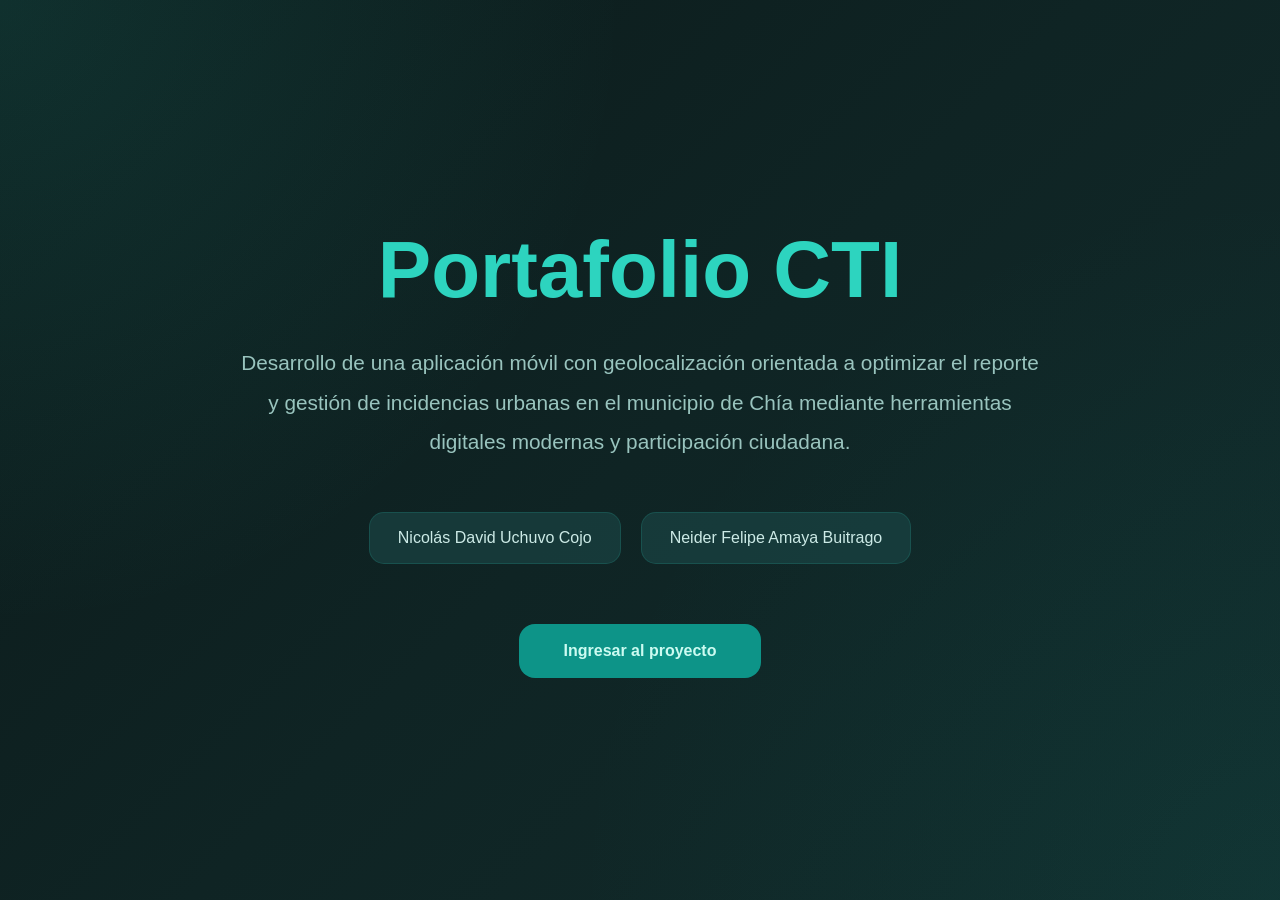
<file: index.html>
<!DOCTYPE html>
<html lang="es">
<head>
<meta charset="UTF-8">
<meta name="viewport" content="width=device-width, initial-scale=1.0">

<title>Portafolio CTI</title>

<link rel="stylesheet" href="css/styles.css">

<style>

/* HERO */

.hero{

    min-height:100vh;

    display:flex;
    justify-content:center;
    align-items:center;

    text-align:center;

    padding:40px;
}

/* CONTENIDO */

.hero-content{
    max-width:950px;
}

/* TITULO */

.hero h1{

    font-size:5rem;

    margin-bottom:25px;

    color:#2dd4bf;

    line-height:1.2;
}

/* DESCRIPCION */

.hero p{

    font-size:1.3rem;

    line-height:1.9;

    color:#99c4be;

    max-width:800px;

    margin:auto;
}

/* AUTORES */

.autores{

    margin-top:50px;

    display:flex;
    justify-content:center;

    gap:20px;

    flex-wrap:wrap;
}

.autores span{

    background:rgba(26,68,68,0.70);

    padding:16px 28px;

    border-radius:15px;

    border:1px solid rgba(45,212,191,0.15);

    color:#cceae6;

    transition:0.3s;
}

.autores span:hover{

    border:1px solid rgba(45,212,191,0.35);

    background:rgba(35,85,85,0.90);
}

/* BOTON */

.btn{

    margin-top:60px;

    display:inline-block;

    padding:18px 45px;

    border-radius:16px;

    text-decoration:none;

    background:#0d9488;

    color:#ccfbf1;

    font-weight:bold;

    font-size:1rem;

    transition:0.3s;
}

.btn:hover{

    transform:translateY(-8px);

    background:#0f766e;

    box-shadow:0 0 20px rgba(45,212,191,0.18);
}

/* RESPONSIVE */

@media(max-width:768px){

    .hero h1{
        font-size:3rem;
    }

    .hero p{
        font-size:1.1rem;
    }

}

</style>

</head>
<body>

<section class="hero">

    <div class="hero-content">

        <h1>
            Portafolio CTI
        </h1>

        <p>
            Desarrollo de una aplicación móvil con geolocalización
            orientada a optimizar el reporte y gestión de incidencias
            urbanas en el municipio de Chía mediante herramientas
            digitales modernas y participación ciudadana.
        </p>

        <div class="autores">

            <span>
                Nicolás David Uchuvo Cojo
            </span>

            <span>
                Neider Felipe Amaya Buitrago
            </span>

        </div>

        <a href="modulos.html" class="btn">

            Ingresar al proyecto

        </a>

    </div>

</section>

</body>
</html>
</file>
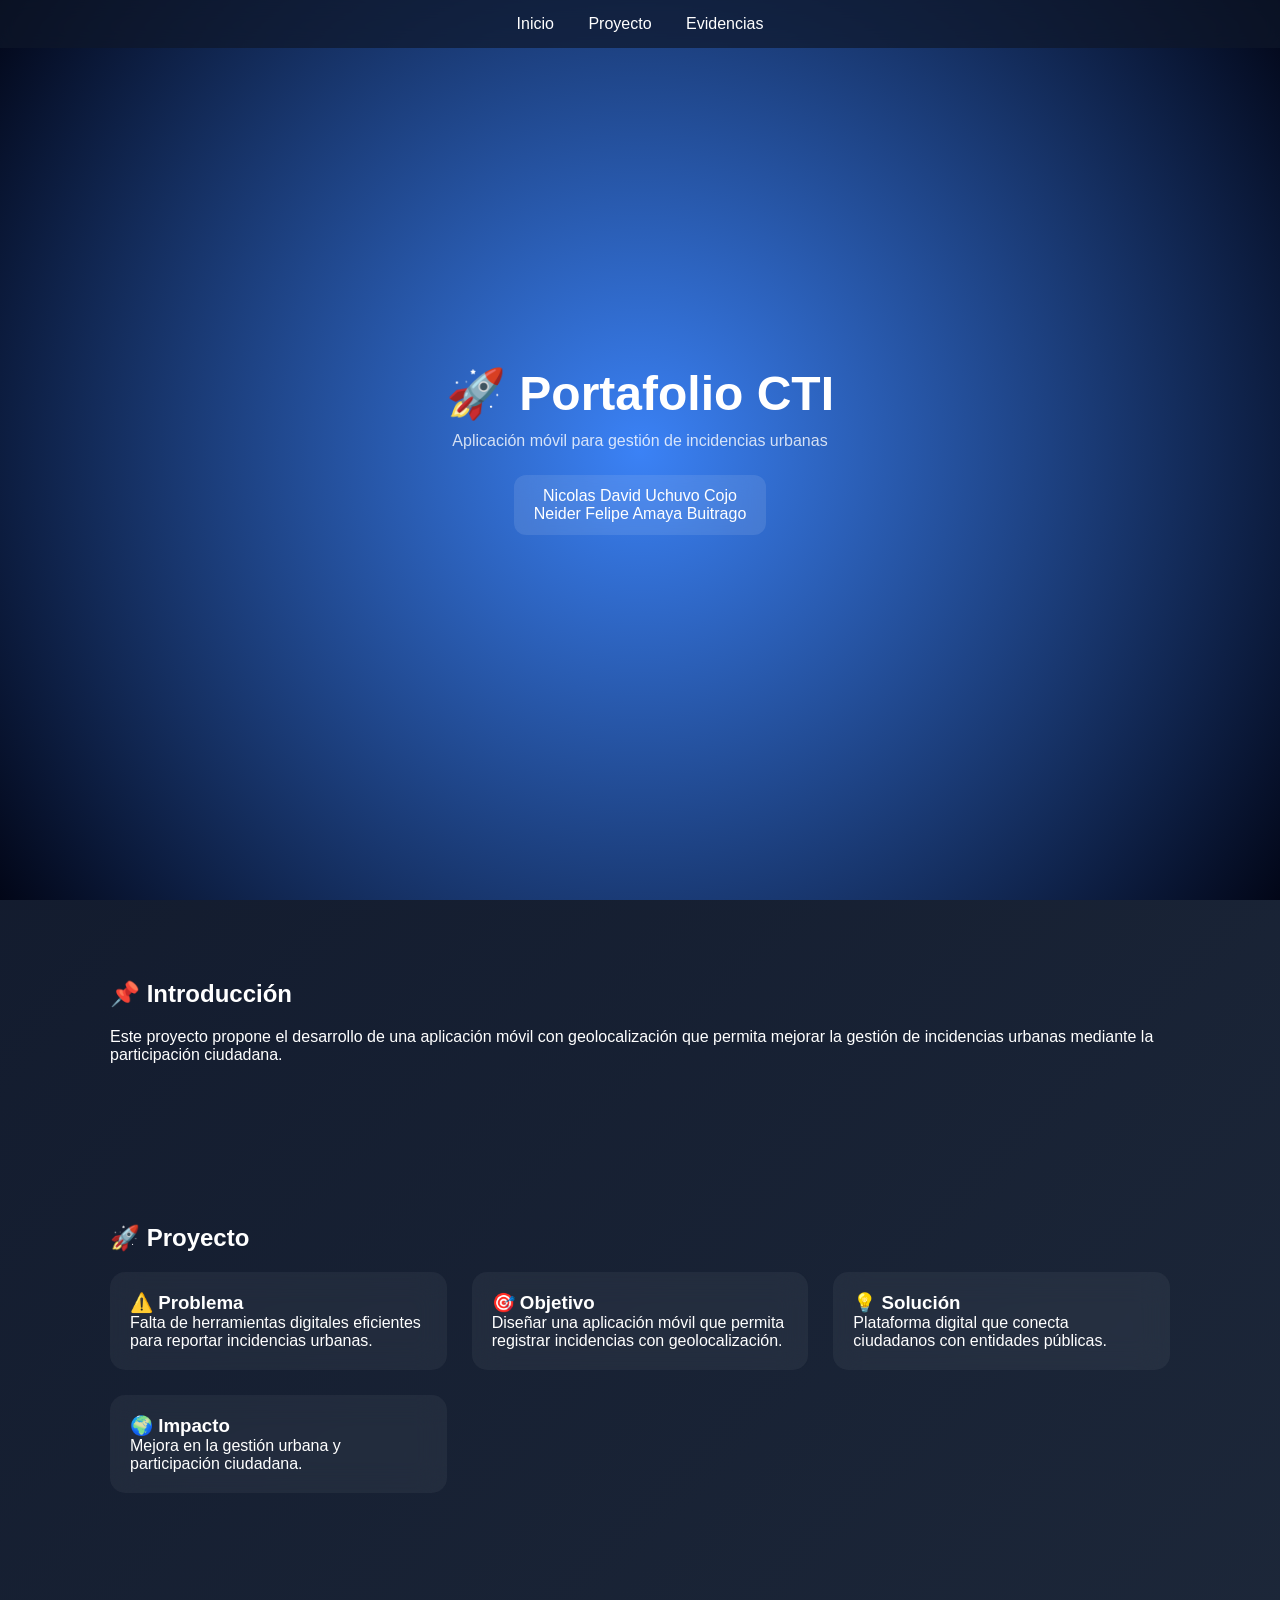
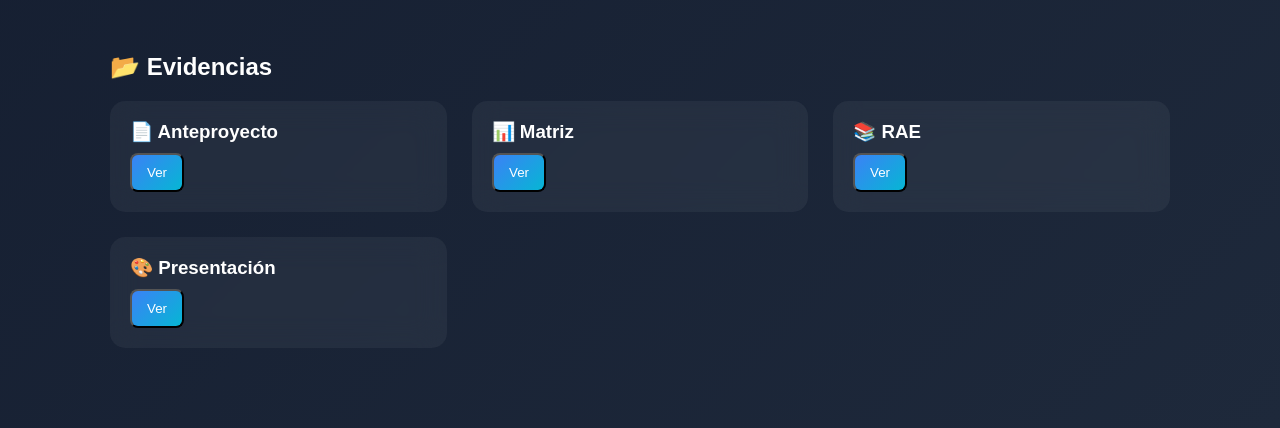
<file: Portafolio_CTI/index.html>
<!DOCTYPE html>
<html lang="es">
<head>
<meta charset="UTF-8">
<meta name="viewport" content="width=device-width, initial-scale=1.0">
<title>Portafolio CTI</title>

<style>
* {
    margin: 0;
    padding: 0;
    box-sizing: border-box;
}

body {
    font-family: 'Segoe UI', sans-serif;
    background: linear-gradient(135deg, #0f172a, #1e293b);
    color: white;
    scroll-behavior: smooth;
}

/* NAV */
nav {
    position: fixed;
    width: 100%;
    padding: 15px;
    text-align: center;
    background: rgba(15,23,42,0.7);
    backdrop-filter: blur(10px);
    z-index: 1000;
}

nav a {
    color: white;
    margin: 0 15px;
    text-decoration: none;
    font-weight: 500;
}

/* HERO */
.hero {
    height: 100vh;
    display: flex;
    flex-direction: column;
    justify-content: center;
    align-items: center;

    background: radial-gradient(circle at center, #3b82f6, #020617);
    text-align: center;
}

.hero h1 {
    font-size: 3em;
}

.hero p {
    margin-top: 10px;
    opacity: 0.8;
}

.autores {
    margin-top: 25px;
    padding: 12px 20px;
    border-radius: 12px;
    background: rgba(255,255,255,0.1);
    backdrop-filter: blur(10px);
}

/* SECCIONES */
section {
    max-width: 1100px;
    margin: auto;
    padding: 80px 20px;
}

h2 {
    margin-bottom: 20px;
}

/* TARJETAS */
.grid {
    display: grid;
    grid-template-columns: repeat(auto-fit, minmax(250px, 1fr));
    gap: 25px;
}

.card {
    background: rgba(255,255,255,0.05);
    border-radius: 15px;
    padding: 20px;
    backdrop-filter: blur(15px);
    transition: 0.4s;
}

.card:hover {
    transform: translateY(-10px) scale(1.03);
    background: rgba(255,255,255,0.1);
}

/* BOTONES */
.button {
    margin-top: 10px;
    display: inline-block;
    padding: 10px 15px;
    border-radius: 8px;
    background: linear-gradient(135deg, #3b82f6, #06b6d4);
    color: white;
    text-decoration: none;
}

/* PDF MODAL */
.modal {
    display: none;
    position: fixed;
    top:0;
    left:0;
    width:100%;
    height:100%;
    background: rgba(0,0,0,0.9);
    justify-content:center;
    align-items:center;
}

.modal iframe {
    width:80%;
    height:80%;
    border:none;
}

.close {
    position:absolute;
    top:20px;
    right:30px;
    font-size:30px;
    cursor:pointer;
}

/* ANIMACIÓN */
.fade {
    opacity: 0;
    transform: translateY(40px);
    transition: 0.6s;
}

.fade.visible {
    opacity: 1;
    transform: translateY(0);
}
</style>
</head>

<body>

<nav>
    <a href="#intro">Inicio</a>
    <a href="#proyecto">Proyecto</a>
    <a href="#evidencias">Evidencias</a>
</nav>

<div class="hero">
    <h1>🚀 Portafolio CTI</h1>
    <p>Aplicación móvil para gestión de incidencias urbanas</p>

    <div class="autores">
        Nicolas David Uchuvo Cojo<br>
        Neider Felipe Amaya Buitrago
    </div>
</div>

<section id="intro">
    <h2>📌 Introducción</h2>
    <p class="fade">
        Este proyecto propone el desarrollo de una aplicación móvil con geolocalización
        que permita mejorar la gestión de incidencias urbanas mediante la participación ciudadana.
    </p>
</section>

<section id="proyecto">
    <h2>🚀 Proyecto</h2>

    <div class="grid">

        <div class="card fade">
            <h3>⚠️ Problema</h3>
            <p>Falta de herramientas digitales eficientes para reportar incidencias urbanas.</p>
        </div>

        <div class="card fade">
            <h3>🎯 Objetivo</h3>
            <p>Diseñar una aplicación móvil que permita registrar incidencias con geolocalización.</p>
        </div>

        <div class="card fade">
            <h3>💡 Solución</h3>
            <p>Plataforma digital que conecta ciudadanos con entidades públicas.</p>
        </div>

        <div class="card fade">
            <h3>🌍 Impacto</h3>
            <p>Mejora en la gestión urbana y participación ciudadana.</p>
        </div>

    </div>
</section>

<section id="evidencias">
    <h2>📂 Evidencias</h2>

    <div class="grid">

        <div class="card fade">
            <h3>📄 Anteproyecto</h3>
            <button class="button" onclick="openPDF('Anteproyecto.pdf')">Ver</button>
        </div>

        <div class="card fade">
            <h3>📊 Matriz</h3>
            <button class="button" onclick="openPDF('Matriz.pdf')">Ver</button>
        </div>

        <div class="card fade">
            <h3>📚 RAE</h3>
            <button class="button" onclick="openPDF('RAE.pdf')">Ver</button>
        </div>

        <div class="card fade">
            <h3>🎨 Presentación</h3>
            <button class="button" onclick="openPDF('presentacion.pdf')">Ver</button>
        </div>

    </div>
</section>

<!-- MODAL -->
<div class="modal" id="modal">
    <span class="close" onclick="closeModal()">✖</span>
    <iframe id="viewer"></iframe>
</div>

<script>
/* Animaciones */
const faders = document.querySelectorAll('.fade');

window.addEventListener('scroll', () => {
    faders.forEach(el => {
        const top = el.getBoundingClientRect().top;
        if(top < window.innerHeight - 50){
            el.classList.add('visible');
        }
    });
});

/* PDF */
function openPDF(file){
    document.getElementById('modal').style.display = 'flex';
    document.getElementById('viewer').src = file;
}

/* cerrar modal */
function closeModal(){
    document.getElementById('modal').style.display = 'none';
    document.getElementById('viewer').src = "";
}

/* cerrar al hacer click afuera */
document.getElementById('modal').addEventListener('click', function(e){
    if(e.target === this){
        closeModal();
    }
});

/* cerrar con ESC */
document.addEventListener('keydown', function(e){
    if(e.key === "Escape"){
        closeModal();
    }
});
</script>

</body>
</html>
</file>
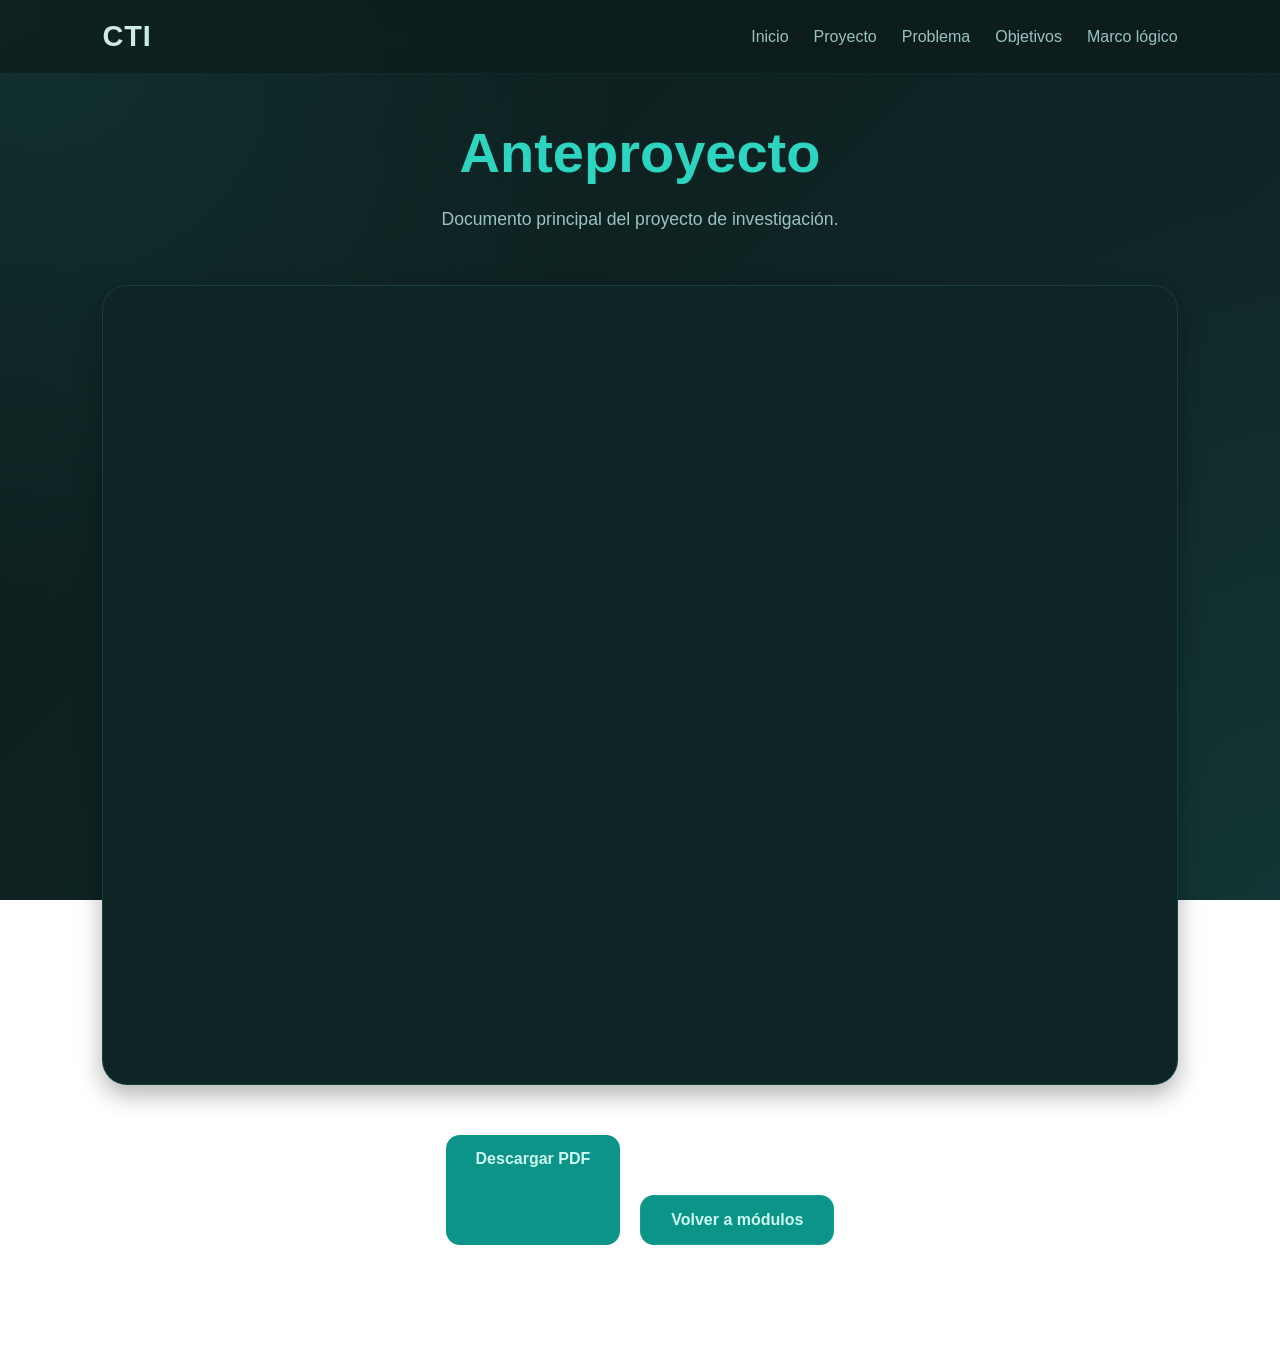
<file: anteproyecto.html>
<!DOCTYPE html>
<html lang="es">
<head>
<meta charset="UTF-8">
<meta name="viewport" content="width=device-width, initial-scale=1.0">

<title>Anteproyecto | Portafolio CTI</title>

<link rel="stylesheet" href="css/styles.css">

<style>

.page{
    min-height:100vh;
    padding:120px 8%;
}

/* HEADER */

.header{
    text-align:center;
    margin-bottom:50px;
}

.header h1{
    font-size:3.5rem;
    margin-bottom:20px;
    color:#2dd4bf;
}

.header p{
    color:#99c4be;
    font-size:1.1rem;
}

/* PDF */

.pdf-container{
    width:100%;
    height:800px;
    border-radius:25px;
    overflow:hidden;
    background:#0f2424;
    border:1px solid rgba(45,212,191,0.15);
    box-shadow:0 10px 25px rgba(0,0,0,0.30);
}

iframe{
    width:100%;
    height:100%;
    border:none;
}

/* BOTONES */

.buttons{
    margin-top:50px;
    display:flex;
    justify-content:center;
    gap:20px;
    flex-wrap:wrap;
}

.buttons a{
    text-decoration:none;
    padding:15px 30px;
    border-radius:14px;
    font-weight:bold;
    transition:0.3s;
}

/* DESCARGAR */

.download{
    background:#0d9488;
    color:#ccfbf1;
}

/* VOLVER */

.back{
    background:rgba(26,68,68,0.70);
    color:#cceae6;
    border:1px solid rgba(45,212,191,0.18);
}

/* HOVER */

.buttons a:hover{
    transform:translateY(-5px);
    background:#0f766e;
    color:#ccfbf1;
    box-shadow:0 0 20px rgba(45,212,191,0.18);
}

</style>

</head>
<body>

<!-- NAVBAR -->

<nav class="navbar">

    <h2>CTI</h2>

    <div class="links">
        <a href="index.html">Inicio</a>
        <a href="proyecto.html">Proyecto</a>
        <a href="problema.html">Problema</a>
        <a href="objetivos.html">Objetivos</a>
        <a href="marco.html">Marco lógico</a>
    </div>

</nav>

<!-- CONTENIDO -->

<section class="page">

    <div class="header">

        <h1>Anteproyecto</h1>

        <p>
            Documento principal del proyecto de investigación.
        </p>

    </div>

    <!-- PDF -->

    <div class="pdf-container">

        <iframe src="pdf/Anteproyecto.pdf"></iframe>

    </div>

    <!-- BOTONES -->

    <div class="buttons">

        <a href="pdf/Anteproyecto.pdf"
           target="_blank"
           class="download">

           Descargar PDF

        </a>

        <a href="modulos.html" class="back">

            Volver a módulos

        </a>

    </div>

</section>

</body>
</html>
</file>
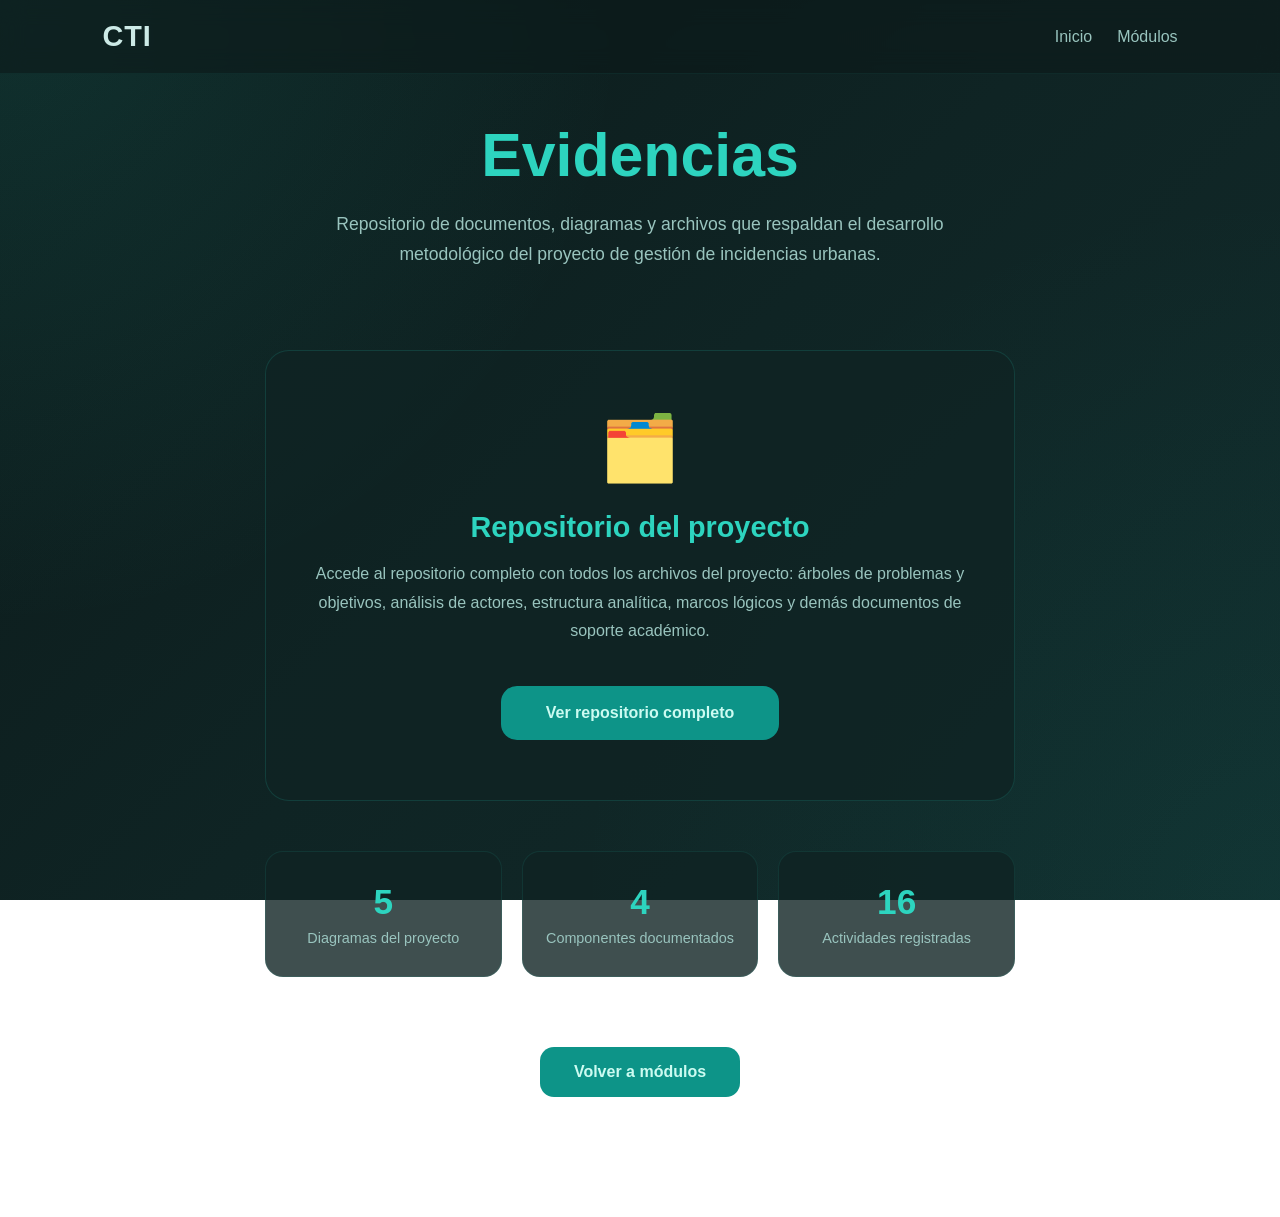
<file: evidencias.html>
<!DOCTYPE html>
<html lang="es">
<head>
<meta charset="UTF-8">
<meta name="viewport" content="width=device-width, initial-scale=1.0">
<title>Evidencias | Portafolio CTI</title>
<link rel="stylesheet" href="css/styles.css">
<style>
.page{padding:120px 8%;min-height:100vh;}
.header{text-align:center;margin-bottom:80px;}
.header h1{font-size:3.8rem;margin-bottom:20px;color:#2dd4bf;}
.header p{color:#99c4be;font-size:1.1rem;max-width:700px;margin:auto;line-height:1.7;}
.evidencia-card{background:rgba(15,36,36,0.80);border:1px solid rgba(45,212,191,0.15);border-radius:24px;padding:60px 40px;text-align:center;max-width:750px;margin:0 auto 40px;transition:0.3s;}
.evidencia-card:hover{border:1px solid rgba(45,212,191,0.30);box-shadow:0 10px 30px rgba(0,0,0,0.25);}
.evidencia-card .icono{font-size:4rem;margin-bottom:25px;}
.evidencia-card h2{color:#2dd4bf;font-size:1.8rem;margin-bottom:16px;}
.evidencia-card p{color:#99c4be;font-size:1rem;line-height:1.8;margin-bottom:40px;}
.btn-repo{display:inline-block;background:#0d9488;color:#ccfbf1;text-decoration:none;padding:18px 45px;border-radius:16px;font-weight:bold;font-size:1rem;transition:0.3s;}
.btn-repo:hover{transform:translateY(-8px);background:#0f766e;box-shadow:0 0 20px rgba(45,212,191,0.18);}
.info-grid{display:grid;grid-template-columns:repeat(3,1fr);gap:20px;max-width:750px;margin:50px auto 0;}
.info-card{background:rgba(15,36,36,0.80);border:1px solid rgba(45,212,191,0.10);border-radius:18px;padding:30px 20px;text-align:center;transition:0.3s;}
.info-card:hover{border:1px solid rgba(45,212,191,0.25);background:rgba(26,60,60,0.92);}
.info-card .num{font-size:2.2rem;font-weight:700;color:#2dd4bf;margin-bottom:8px;}
.info-card p{color:#99c4be;font-size:0.9rem;margin:0;}
.back{text-align:center;margin-top:70px;}
.back a{text-decoration:none;background:#0d9488;color:#ccfbf1;padding:16px 34px;border-radius:14px;font-weight:bold;transition:0.3s;}
.back a:hover{transform:translateY(-5px);background:#0f766e;box-shadow:0 0 20px rgba(45,212,191,0.18);}
@media(max-width:768px){.header h1{font-size:2.8rem;}.evidencia-card{padding:40px 24px;}.info-grid{grid-template-columns:1fr;}}
</style>
</head>
<body>

<nav class="navbar">
    <h2>CTI</h2>
    <div class="links">
        <a href="index.html">Inicio</a>
        <a href="modulos.html">Módulos</a>
    </div>
</nav>

<section class="page">

    <div class="header">
        <h1>Evidencias</h1>
        <p>Repositorio de documentos, diagramas y archivos que respaldan el desarrollo metodológico del proyecto de gestión de incidencias urbanas.</p>
    </div>

    <div class="evidencia-card">
        <div class="icono">🗂️</div>
        <h2>Repositorio del proyecto</h2>
        <p>Accede al repositorio completo con todos los archivos del proyecto: árboles de problemas y objetivos, análisis de actores, estructura analítica, marcos lógicos y demás documentos de soporte académico.</p>
        <a href="https://mailunicundiedu-my.sharepoint.com/:f:/g/personal/josealejandromartinez_ucundinamarca_edu_co/IgB6Iqo8-fZiRoStNQCAQvK9AS02NI54T5wCGKI31sUZWRQ?e=H7h2dh" target="_blank" class="btn-repo">Ver repositorio completo</a>
    </div>

    <div class="info-grid">
        <div class="info-card">
            <div class="num">5</div>
            <p>Diagramas del proyecto</p>
        </div>
        <div class="info-card">
            <div class="num">4</div>
            <p>Componentes documentados</p>
        </div>
        <div class="info-card">
            <div class="num">16</div>
            <p>Actividades registradas</p>
        </div>
    </div>

    <div class="back">
        <a href="modulos.html">Volver a módulos</a>
    </div>

</section>

</body>
</html>
</file>
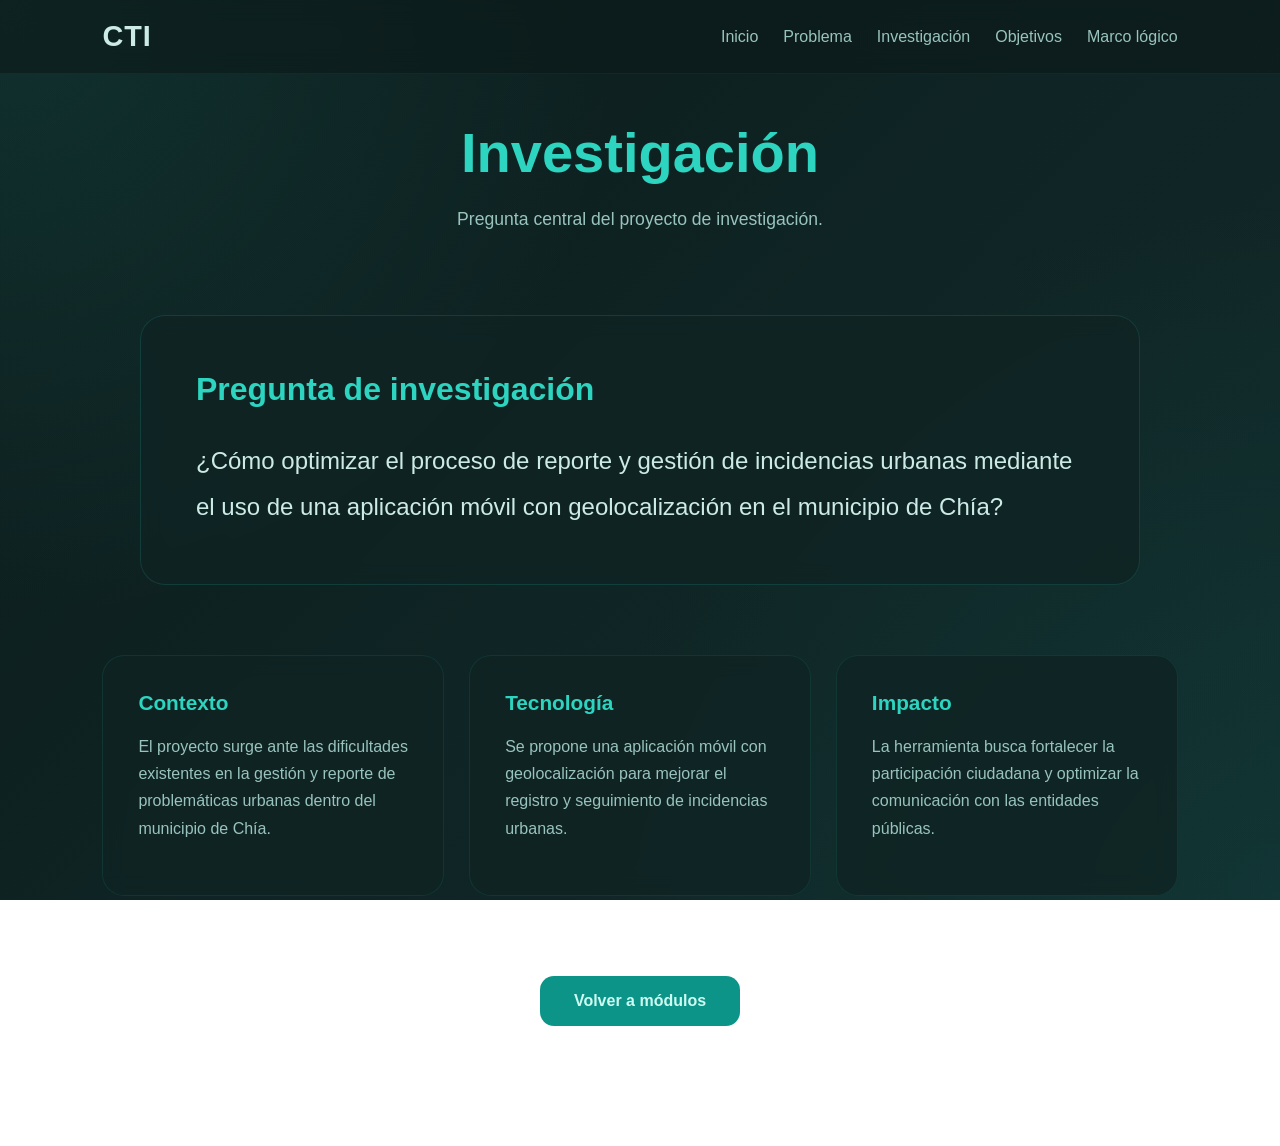
<file: investigacion.html>
<!DOCTYPE html>
<html lang="es">
<head>
<meta charset="UTF-8">
<meta name="viewport" content="width=device-width, initial-scale=1.0">

<title>Investigación | Portafolio CTI</title>

<link rel="stylesheet" href="css/styles.css">

<style>

.page{
    min-height:100vh;
    padding:120px 8%;
}

/* HEADER */

.header{
    text-align:center;
    margin-bottom:80px;
}

.header h1{
    font-size:3.5rem;
    margin-bottom:20px;
    color:#2dd4bf;
}

.header p{
    color:#99c4be;
    font-size:1.1rem;
}

/* PREGUNTA */

.question-box{

    background:rgba(15,36,36,0.80);

    border-radius:25px;

    padding:55px;

    max-width:1000px;

    margin:auto;

    border-left:6px solid #0d9488;

    border:1px solid rgba(45,212,191,0.15);

    transition:0.3s;
}

.question-box:hover{

    transform:translateY(-10px);

    box-shadow:0 10px 25px rgba(0,0,0,0.20);
}

.question-box h2{

    color:#2dd4bf;

    margin-bottom:30px;

    font-size:2rem;
}

.question{

    font-size:1.5rem;

    line-height:1.9;

    color:#cceae6;
}

/* INFO */

.info{

    margin-top:70px;

    display:grid;

    grid-template-columns:
    repeat(auto-fit,minmax(250px,1fr));

    gap:25px;
}

/* CARDS */

.card{

    background:rgba(15,36,36,0.80);

    padding:35px;

    border-radius:22px;

    border:1px solid rgba(45,212,191,0.10);

    transition:0.3s;
}

.card:hover{

    background:rgba(26,60,60,0.92);

    transform:translateY(-8px);

    border:1px solid rgba(45,212,191,0.25);

    box-shadow:0 10px 25px rgba(0,0,0,0.20);
}

.card h3{

    margin-bottom:18px;

    color:#2dd4bf;

    font-size:1.3rem;
}

.card p{

    color:#99c4be;

    line-height:1.7;
}

/* BOTON */

.back{

    text-align:center;

    margin-top:80px;
}

.back a{

    text-decoration:none;

    background:#0d9488;

    color:#ccfbf1;

    padding:16px 34px;

    border-radius:14px;

    font-weight:bold;

    transition:0.3s;
}

.back a:hover{

    transform:translateY(-5px);

    background:#0f766e;

    box-shadow:0 0 20px rgba(45,212,191,0.18);
}

/* RESPONSIVE */

@media(max-width:768px){

    .header h1{
        font-size:2.7rem;
    }

    .question{
        font-size:1.2rem;
    }

    .question-box{
        padding:35px;
    }

}

</style>

</head>
<body>

<!-- NAVBAR -->

<nav class="navbar">

    <h2>CTI</h2>

    <div class="links">
        <a href="index.html">Inicio</a>
        <a href="problema.html">Problema</a>
        <a href="investigacion.html">Investigación</a>
        <a href="objetivos.html">Objetivos</a>
        <a href="marco.html">Marco lógico</a>
    </div>

</nav>

<!-- CONTENIDO -->

<section class="page">

    <div class="header">

        <h1>
            Investigación
        </h1>

        <p>
            Pregunta central del proyecto de investigación.
        </p>

    </div>

    <!-- PREGUNTA -->

    <div class="question-box">

        <h2>
            Pregunta de investigación
        </h2>

        <p class="question">

            ¿Cómo optimizar el proceso de reporte y gestión
            de incidencias urbanas mediante el uso de una
            aplicación móvil con geolocalización en el
            municipio de Chía?

        </p>

    </div>

    <!-- TARJETAS -->

    <div class="info">

        <div class="card">

            <h3>
                Contexto
            </h3>

            <p>
                El proyecto surge ante las dificultades existentes
                en la gestión y reporte de problemáticas urbanas
                dentro del municipio de Chía.
            </p>

        </div>

        <div class="card">

            <h3>
                Tecnología
            </h3>

            <p>
                Se propone una aplicación móvil con geolocalización
                para mejorar el registro y seguimiento
                de incidencias urbanas.
            </p>

        </div>

        <div class="card">

            <h3>
                Impacto
            </h3>

            <p>
                La herramienta busca fortalecer la participación
                ciudadana y optimizar la comunicación
                con las entidades públicas.
            </p>

        </div>

    </div>

    <!-- BOTON -->

    <div class="back">

        <a href="modulos.html">

            Volver a módulos

        </a>

    </div>

</section>

</body>
</html>
</file>
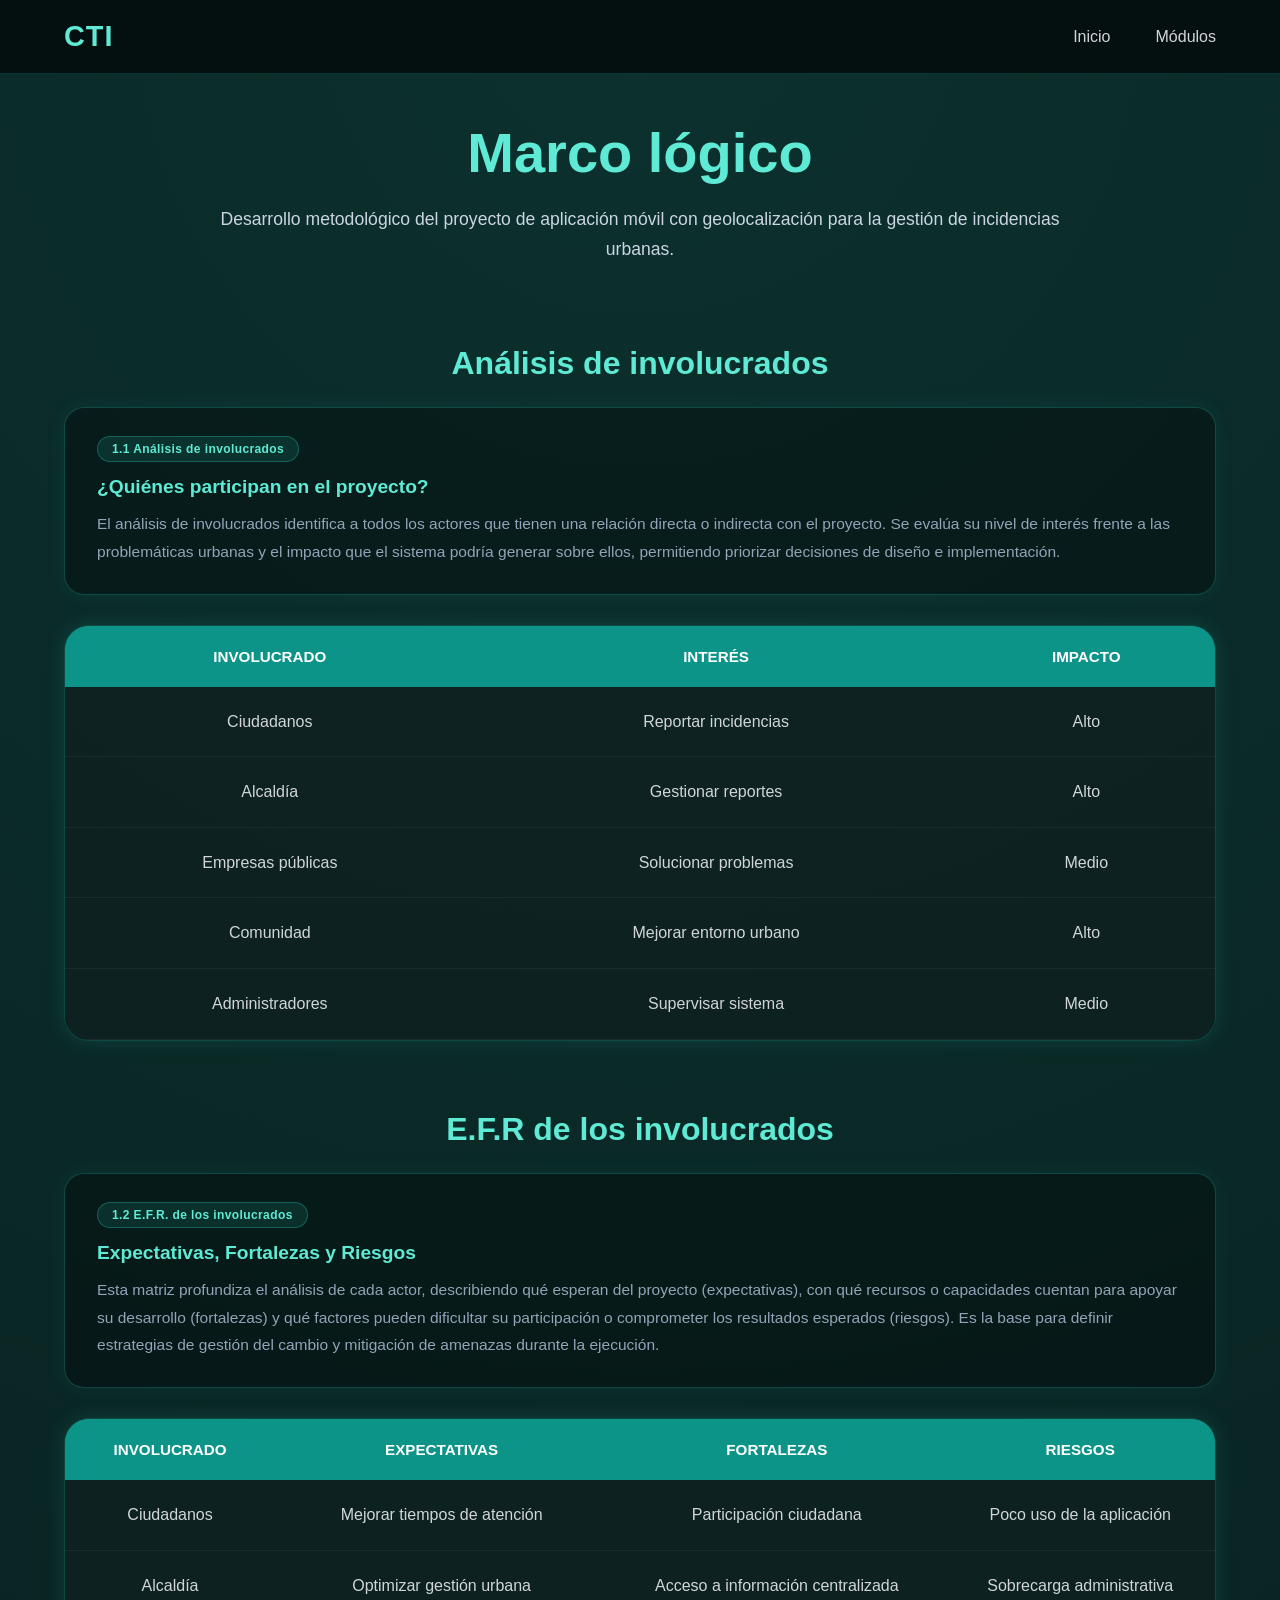
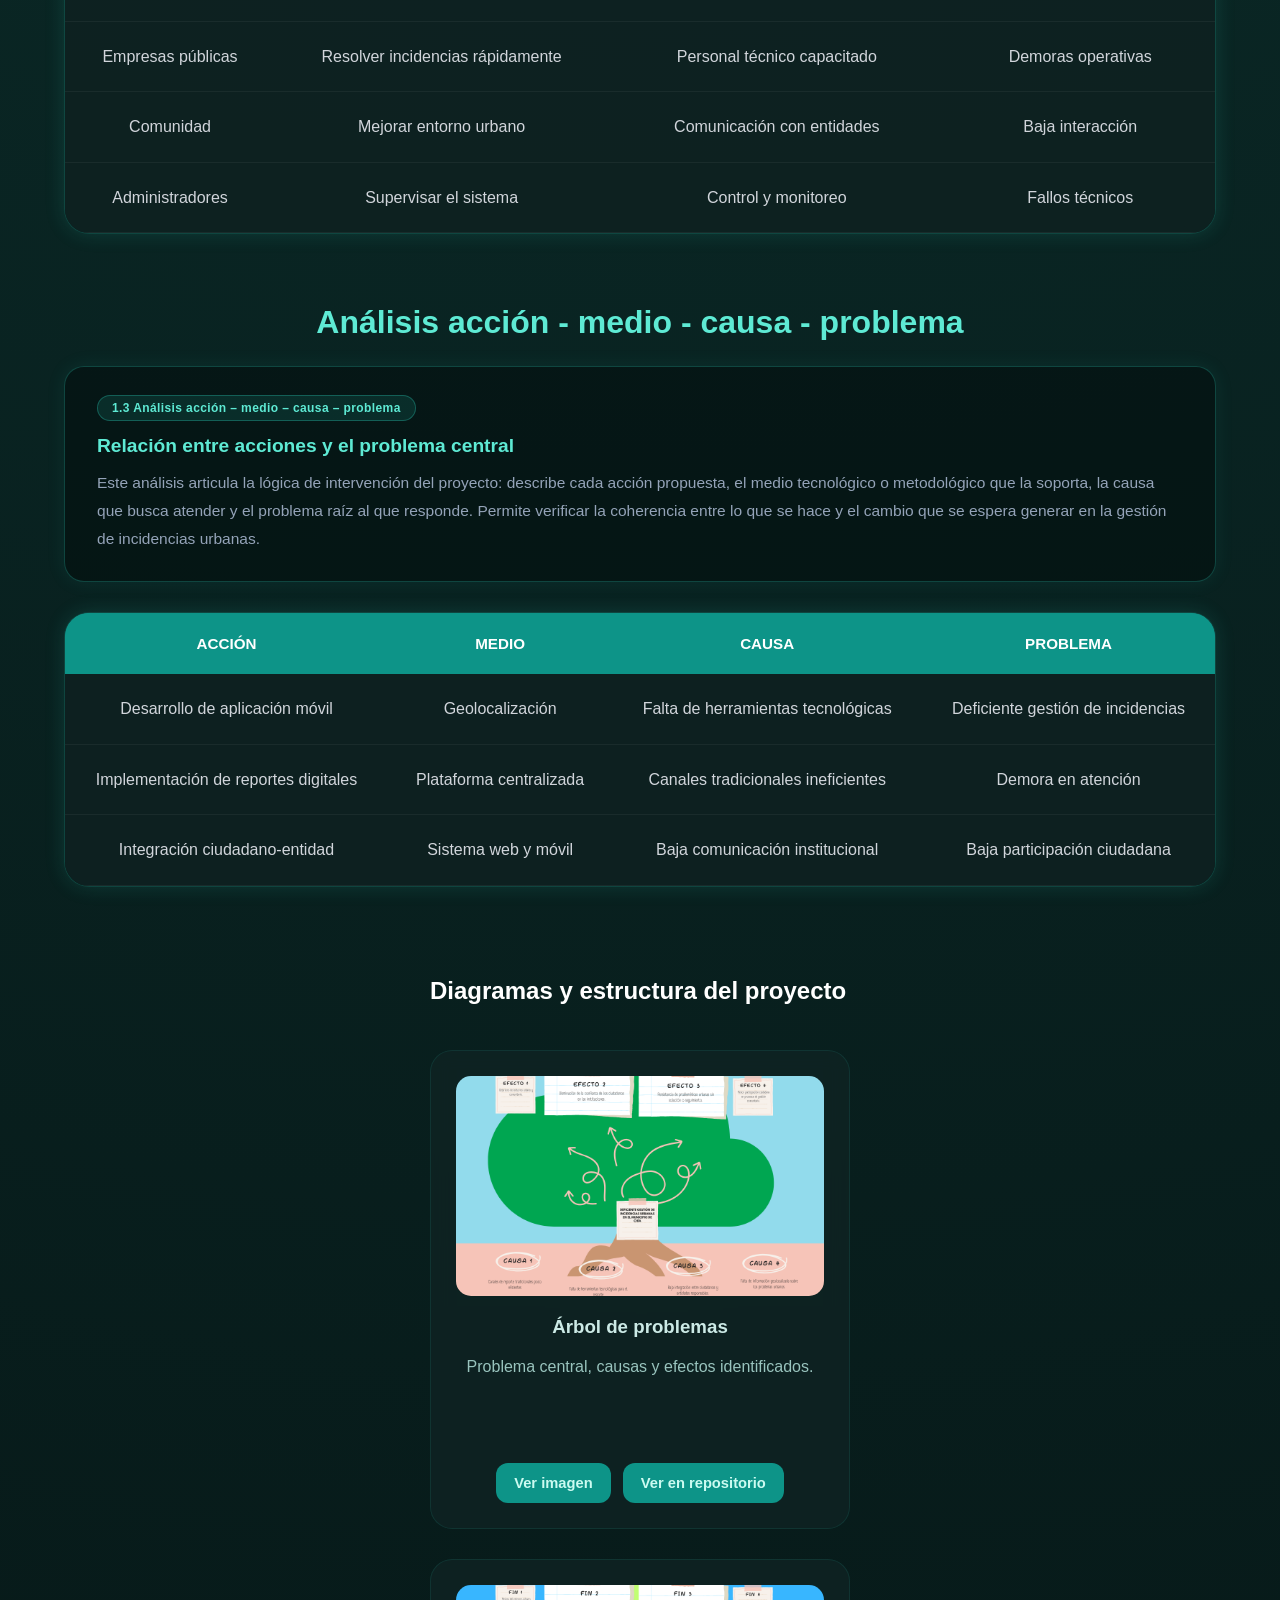
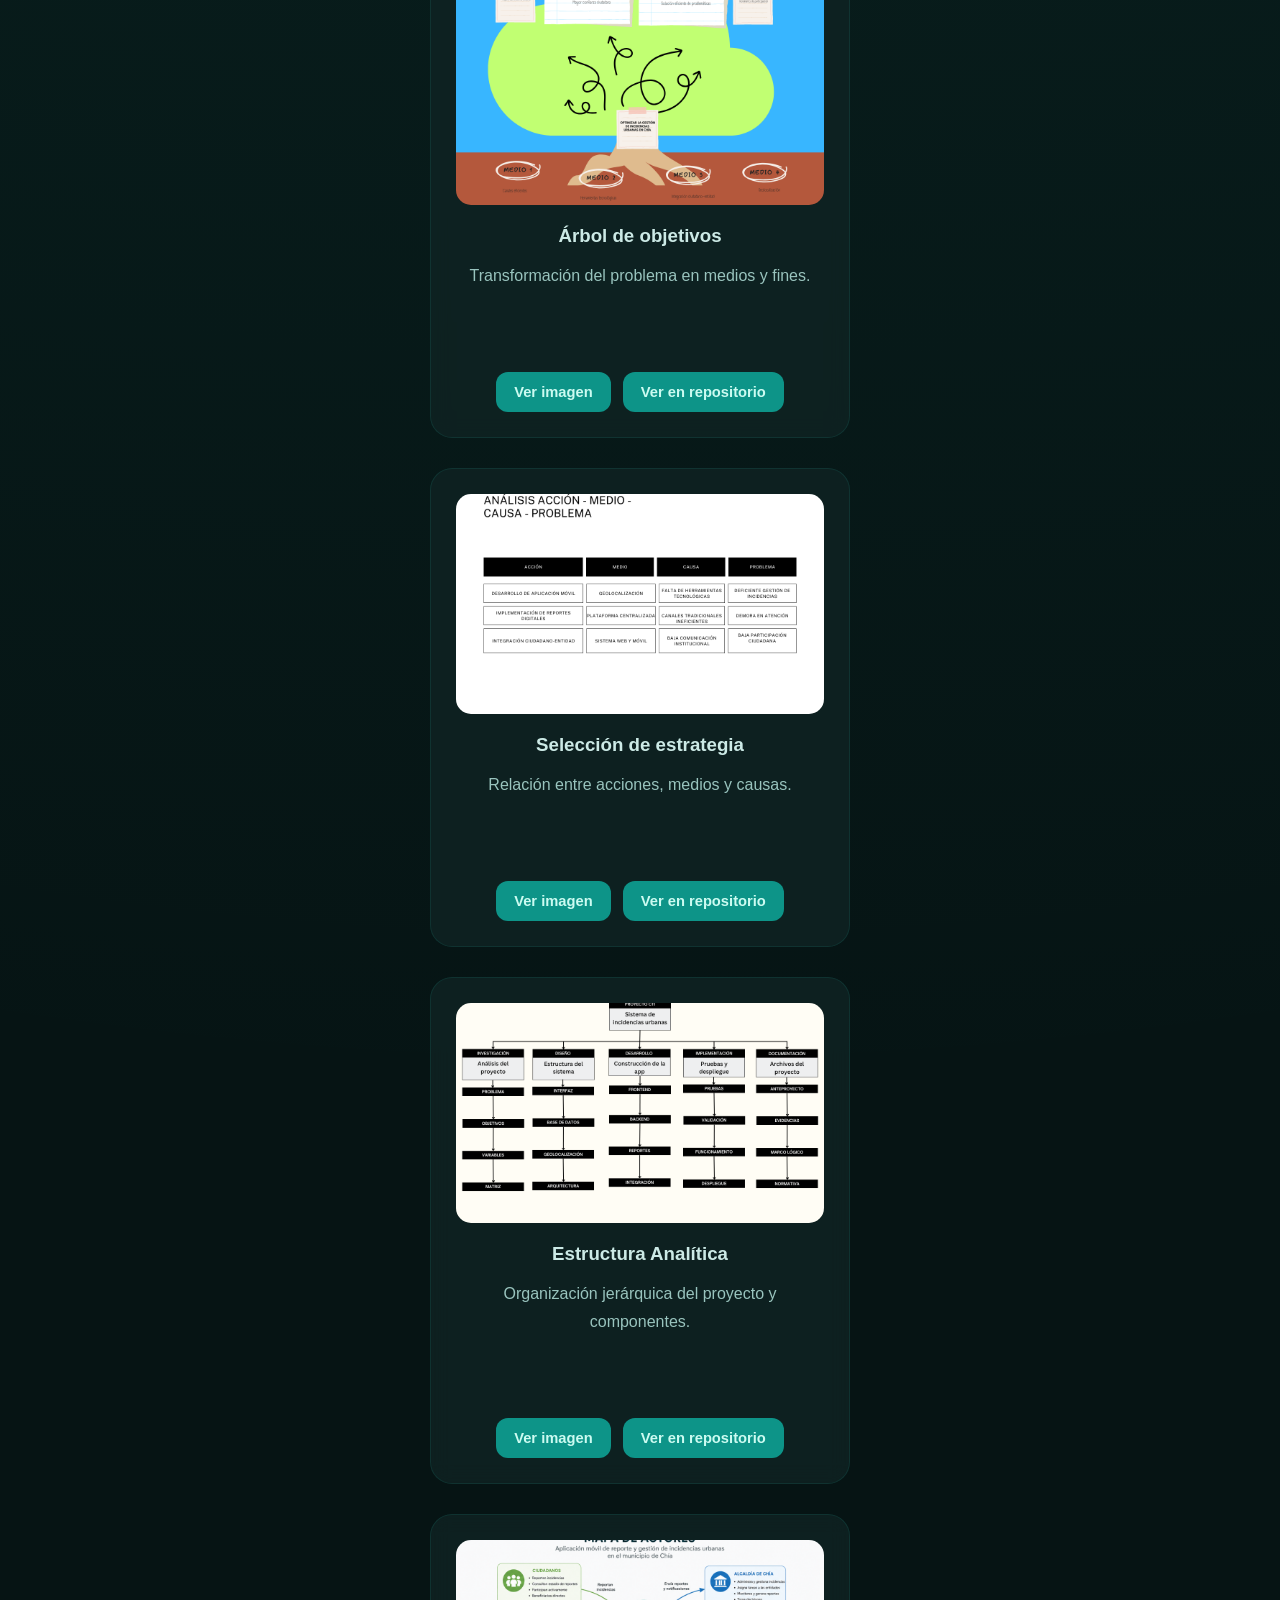
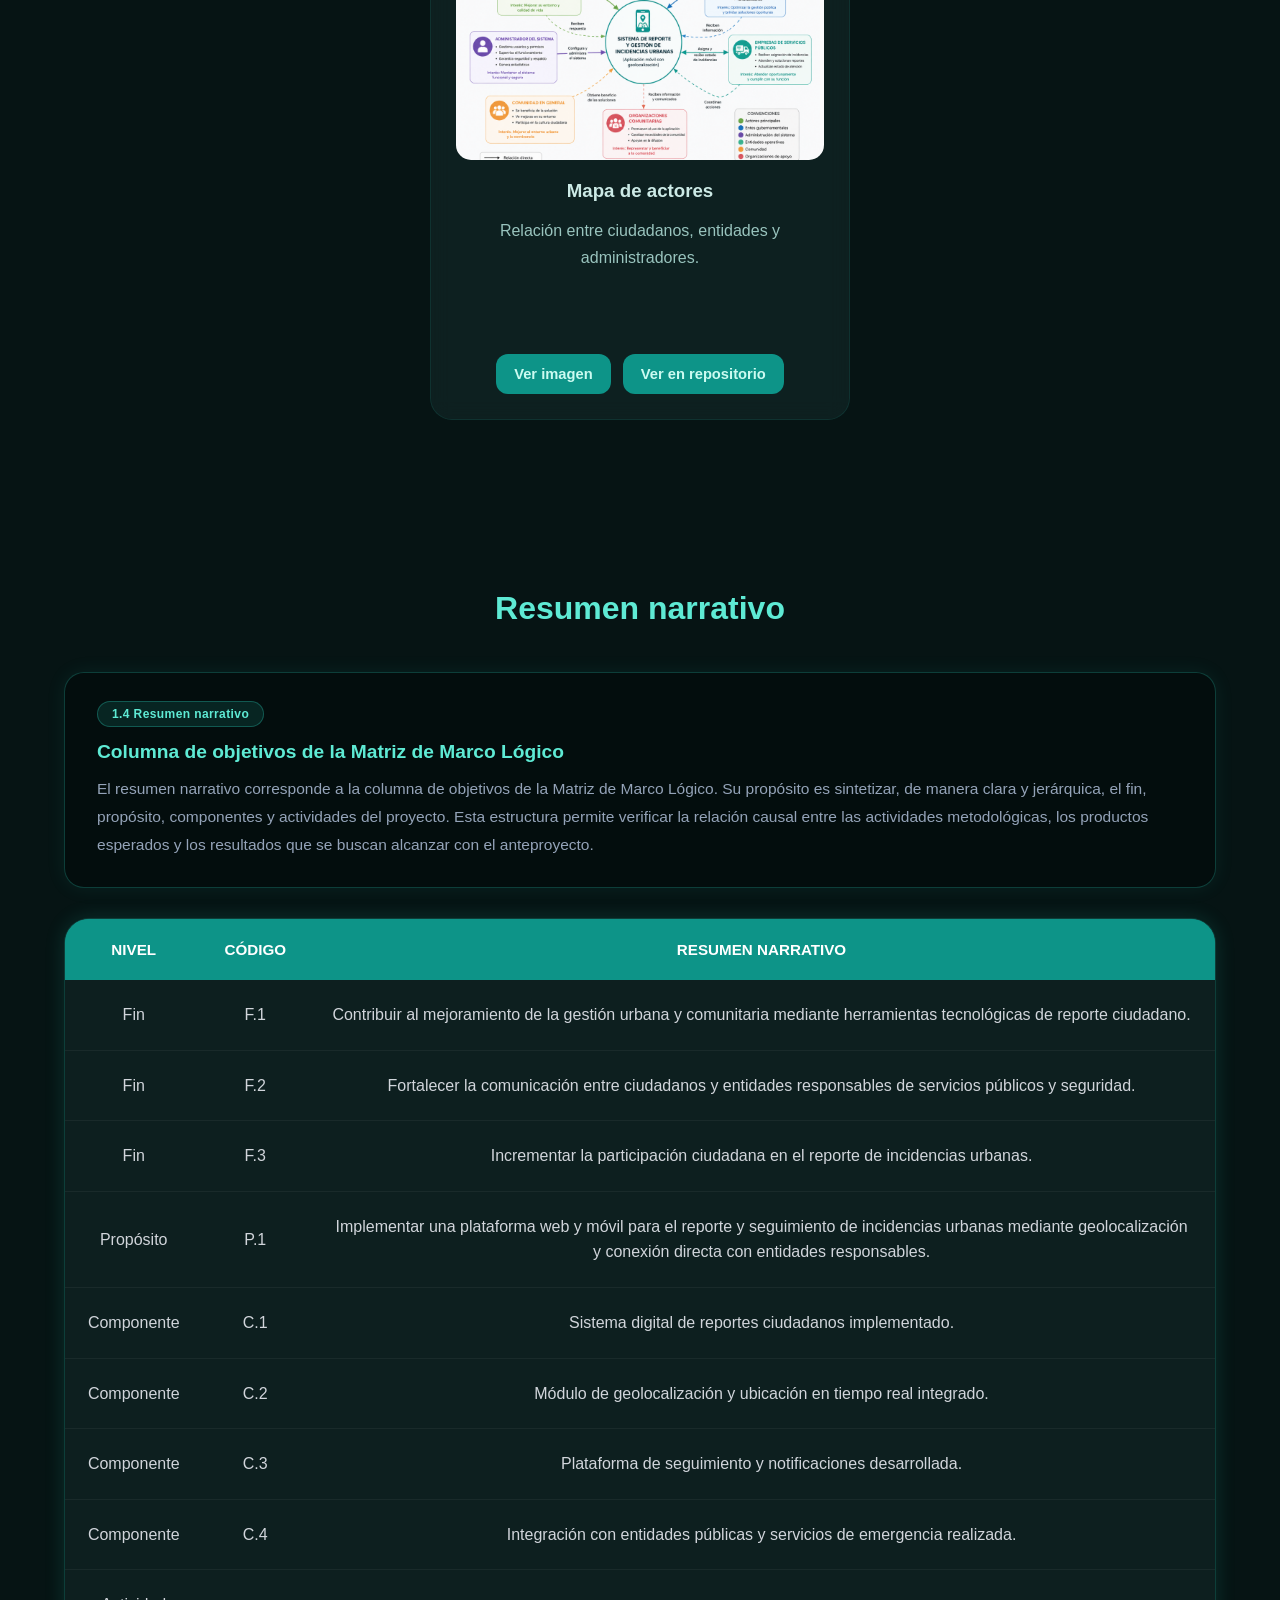
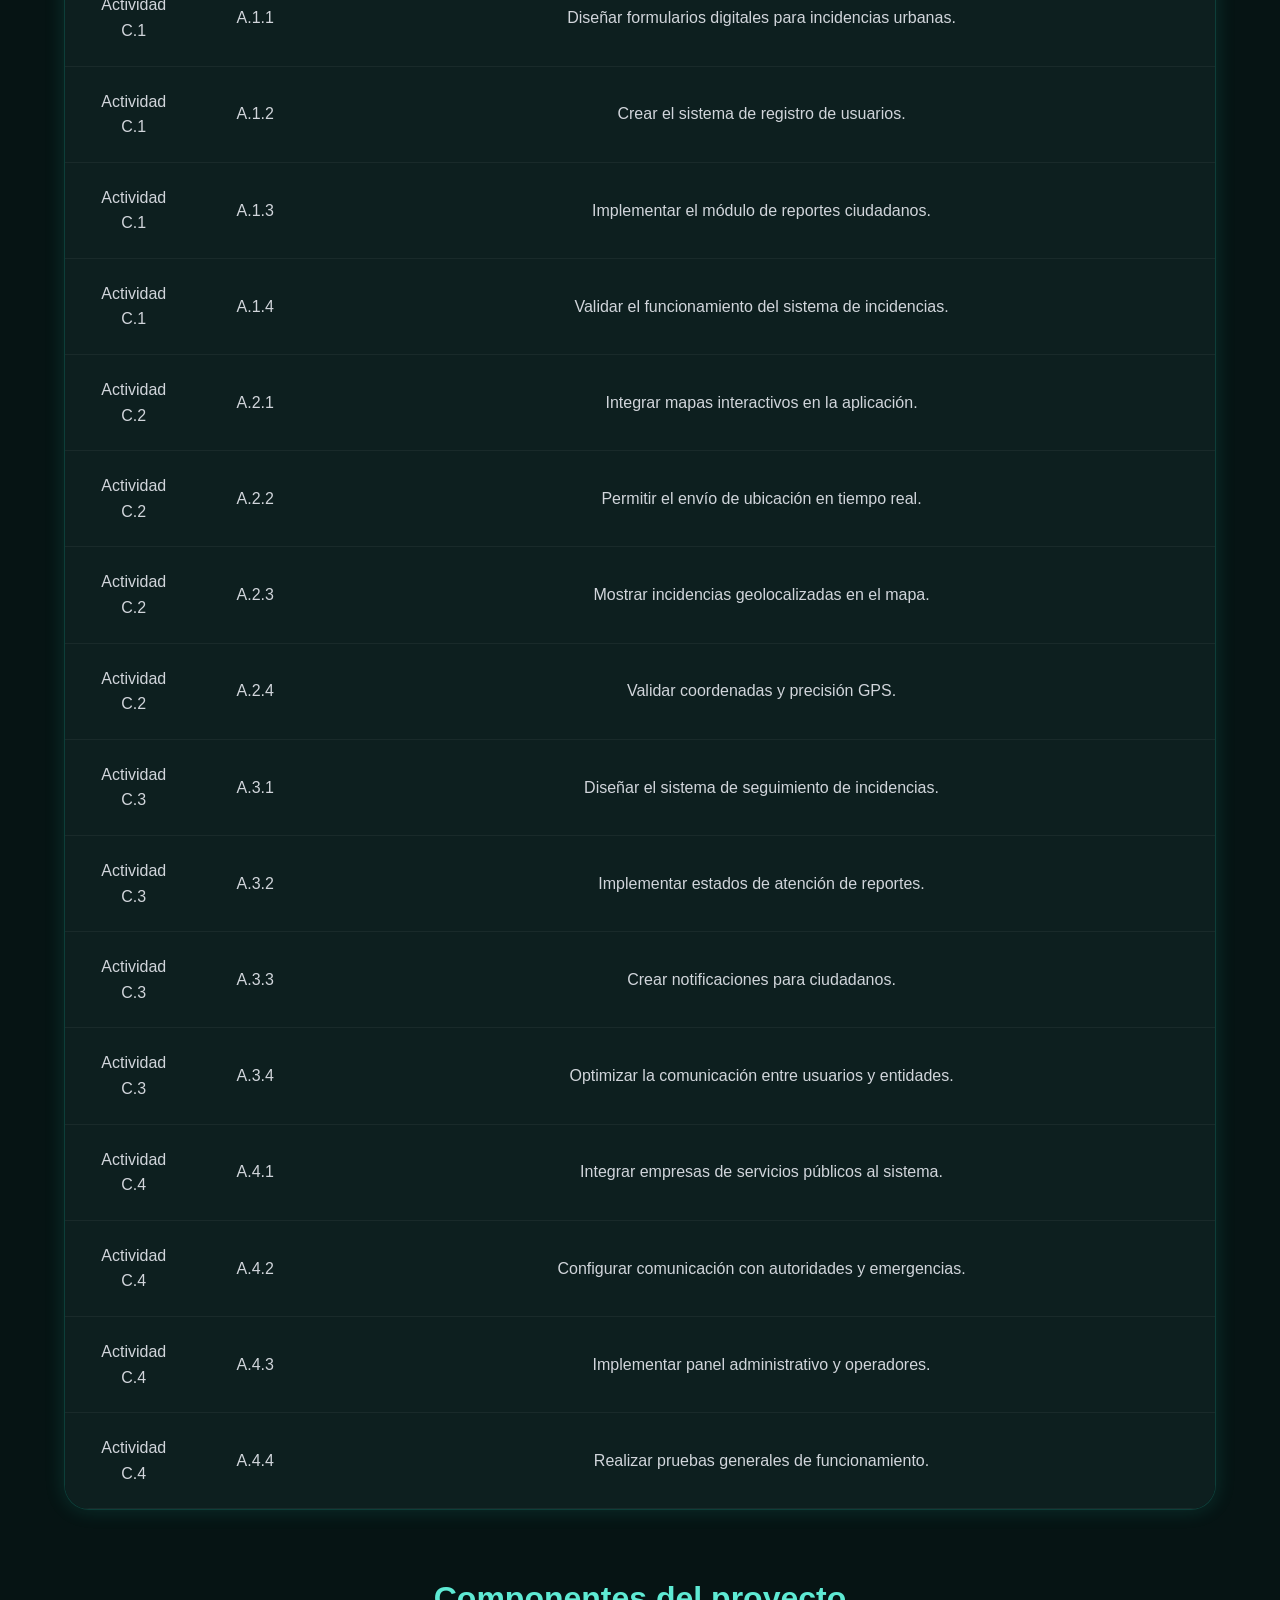
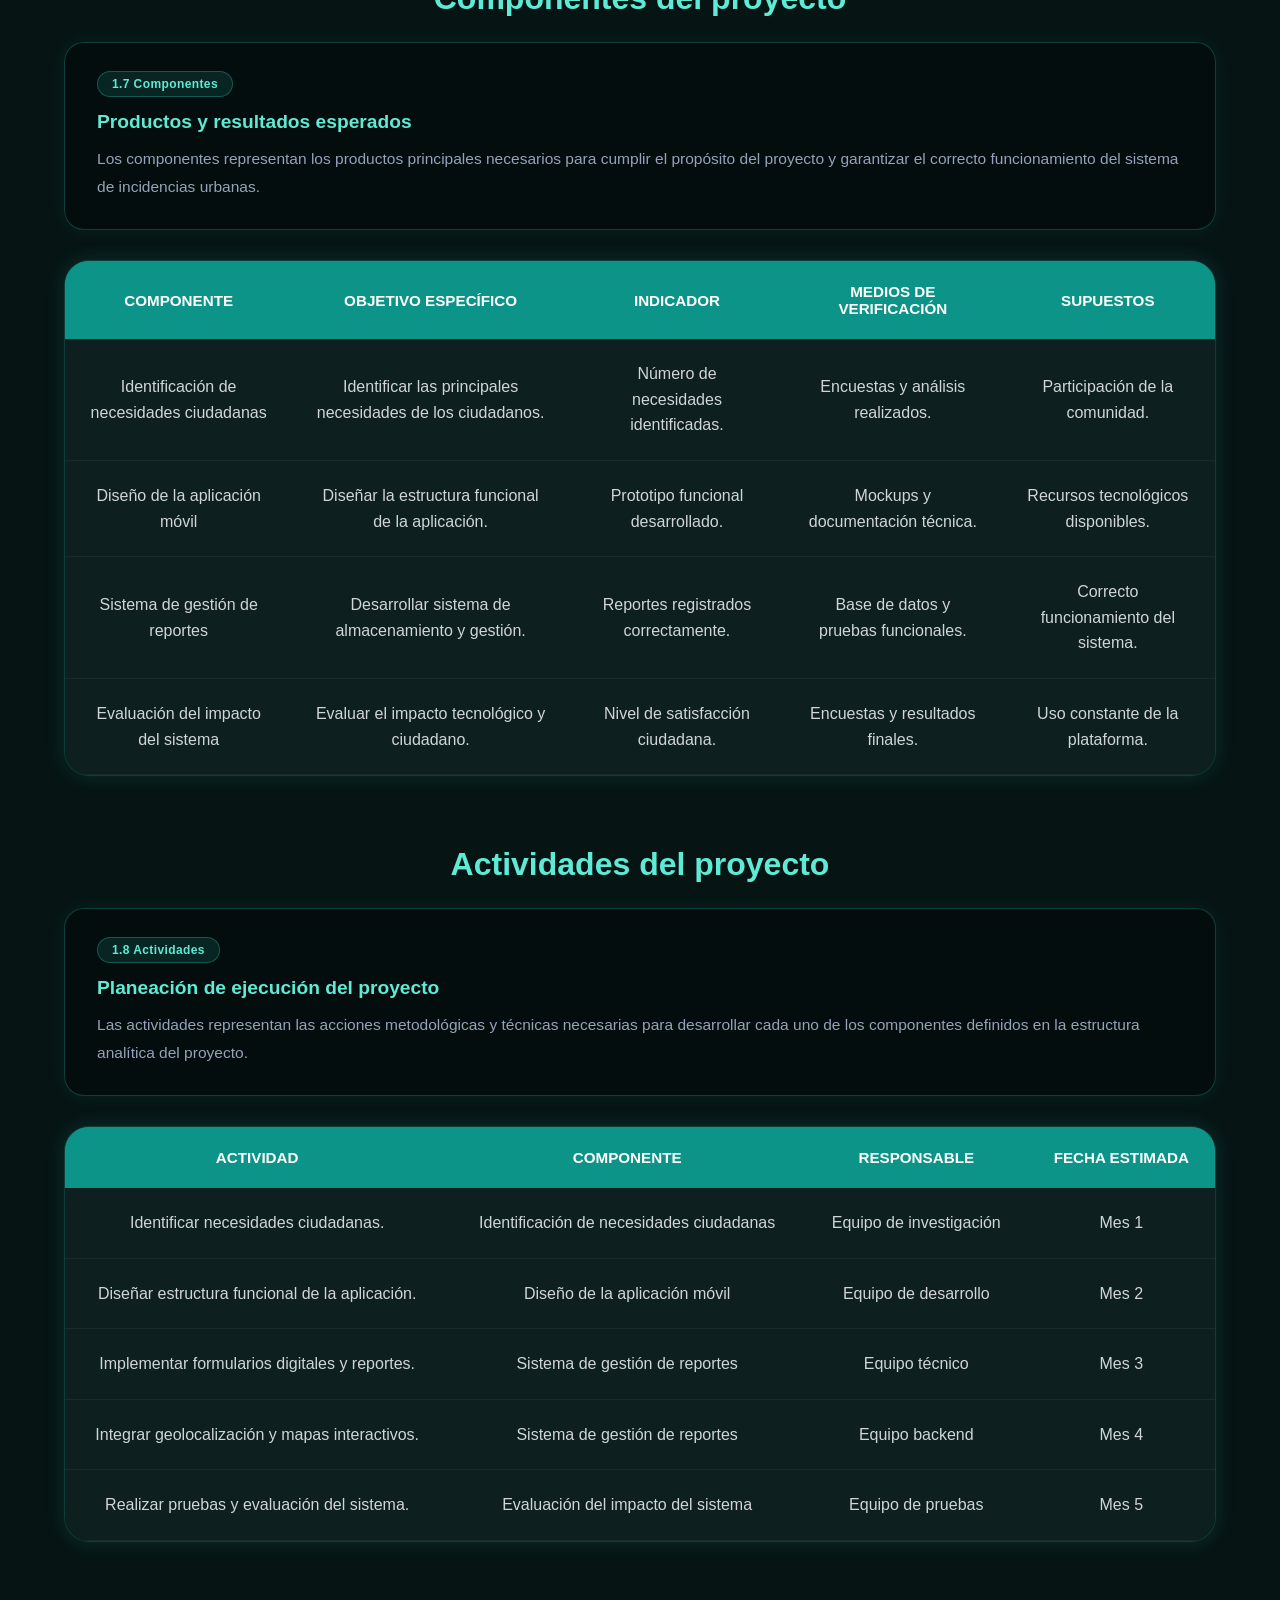
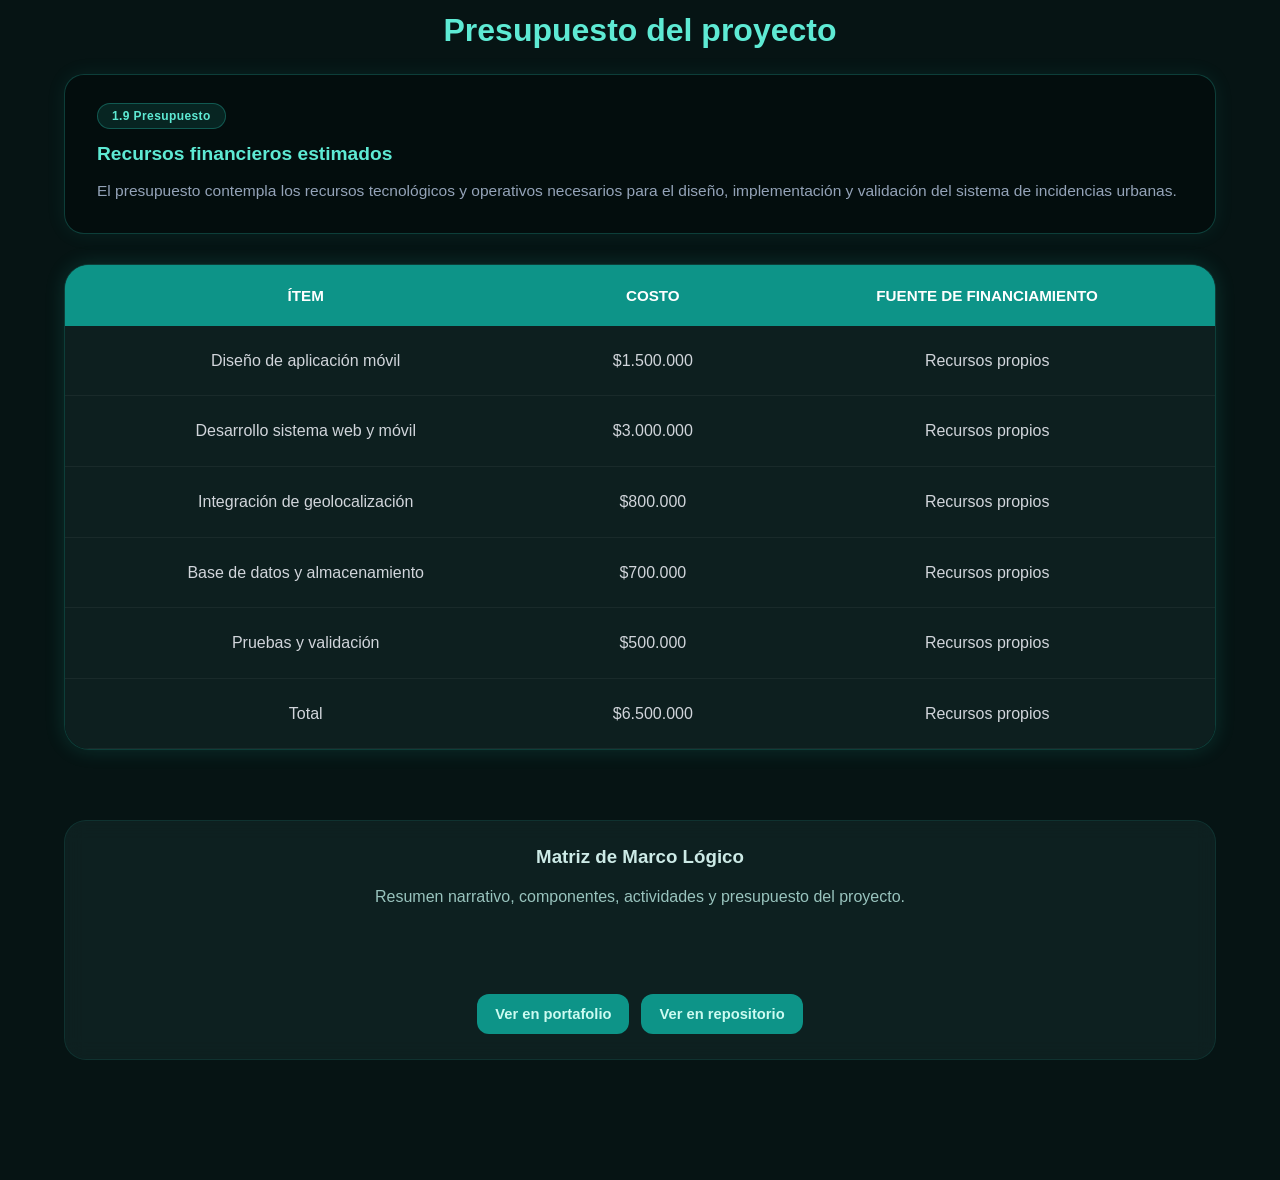
<file: marco.html>
<!DOCTYPE html>
<html lang="es">
<head>
<meta charset="UTF-8">
<meta name="viewport" content="width=device-width, initial-scale=1.0">

<title>Marco lógico | Portafolio CTI</title>

<link rel="stylesheet" href="css/styles.css">

<style>

body{
    background:
    radial-gradient(circle at top,
    rgba(45,212,191,0.15),
    transparent 40%),
    #061414;

    color:white;
    font-family:Arial, Helvetica, sans-serif;
    margin:0;
}

/* ========================= */
/* CONTENEDOR */
/* ========================= */

.page{
    padding:120px 5%;
}

/* ========================= */
/* TITULO PRINCIPAL */
/* ========================= */

.main-title{
    text-align:center;
    margin-bottom:80px;
}

.main-title h1{
    font-size:3.5rem;
    color:#5eead4;
    margin-bottom:20px;
}

.main-title p{
    color:#cbd5e1;
    font-size:1.1rem;
    line-height:1.7;
    max-width:900px;
    margin:auto;
}

/* ========================= */
/* NAVBAR */
/* ========================= */

.navbar{
    position:fixed;
    top:0;
    width:100%;
    background:#041010;
    display:flex;
    justify-content:space-between;
    align-items:center;
    padding:20px 5%;
    z-index:1000;
    border-bottom:1px solid rgba(45,212,191,0.2);
    box-sizing:border-box;
}

.navbar h2{
    color:#5eead4;
}

.links a{
    color:#d1d5db;
    text-decoration:none;
    margin-left:20px;
    transition:0.3s;
}

.links a:hover{
    color:#5eead4;
}

/* ========================= */
/* TABLAS */
/* ========================= */

.tabla-section{

    width:100%;
    max-width:1600px;

    margin:70px auto;

    display:flex;
    flex-direction:column;
    align-items:center;
}

.titulo-tabla{

    color:#5eead4;

    font-size:2rem;

    margin-bottom:25px;

    text-align:center;

    width:100%;
}

/* CONTENEDOR TABLA */

.tabla-container{

    width:100%;

    overflow-x:auto;

    background:rgba(0,0,0,0.35);

    border-radius:25px;

    border:1px solid rgba(45,212,191,0.25);

    box-shadow:0 0 20px rgba(45,212,191,0.15);
}

/* TABLA */

.tabla-cti{

    width:100%;

    border-collapse:collapse;

    min-width:900px;
}

/* HEADER */

.tabla-cti thead{

    background:#159a92;
}

/* TITULOS COLUMNAS */

.tabla-cti th{

    color:white;

    padding:22px;

    text-transform:uppercase;

    font-size:0.95rem;

    text-align:center;
}

/* CONTENIDO */

.tabla-cti td{

    padding:22px;

    color:#d1d5db;

    text-align:center;

    border-bottom:1px solid rgba(255,255,255,0.05);
}

/* HOVER */

.tabla-cti tbody tr{

    transition:0.3s;
}

.tabla-cti tbody tr:hover{

    background:rgba(45,212,191,0.08);
}

/* ========================= */
/* TARJETAS DESCRIPTIVAS     */
/* ========================= */

.desc-card {
    width: 100%;
    background: rgba(0,0,0,0.35);
    border: 1px solid rgba(45,212,191,0.25);
    border-radius: 20px;
    padding: 28px 32px;
    box-shadow: 0 0 20px rgba(45,212,191,0.08);
    margin-bottom: 30px;
    box-sizing: border-box;
}

.desc-card h3 {
    color: #5eead4;
    font-size: 1.2rem;
    margin-bottom: 12px;
    margin-top: 10px;
}

.desc-card p {
    color: #94a3b8;
    font-size: 0.97rem;
    line-height: 1.8;
    margin: 0;
}

.section-badge {
    display: inline-block;
    background: rgba(45,212,191,0.12);
    border: 1px solid rgba(45,212,191,0.3);
    color: #5eead4;
    font-size: 12px;
    font-weight: 600;
    padding: 5px 14px;
    border-radius: 20px;
    margin-bottom: 4px;
    letter-spacing: 0.4px;
}

/* ========================= */
/* RESPONSIVE */
/* ========================= */

@media(max-width:768px){

    .page{
        padding:120px 20px;
    }

    .main-title h1{
        font-size:2.5rem;
    }

    .titulo-tabla{
        font-size:1.5rem;
    }

    .tabla-cti{
        min-width:700px;
    }

    .desc-card {
        padding: 22px 20px;
    }

}

</style>

</head>

<body>

<!-- NAVBAR -->

<nav class="navbar">

    <h2>CTI</h2>

    <div class="links">
        <a href="index.html">Inicio</a>
        <a href="modulos.html">Módulos</a>
    </div>

</nav>

<!-- CONTENIDO -->

<section class="page">

    <div class="main-title">

        <h1>Marco lógico</h1>

        <p>
            Desarrollo metodológico del proyecto
            de aplicación móvil con geolocalización
            para la gestión de incidencias urbanas.
        </p>

    </div>

    <!-- ========================= -->
    <!-- ANALISIS INVOLUCRADOS -->
    <!-- ========================= -->

    <section class="tabla-section">

        <h2 class="titulo-tabla">
            Análisis de involucrados
        </h2>

        <!-- DESCRIPCIÓN -->
        <div class="desc-card">
            <span class="section-badge">1.1 Análisis de involucrados</span>
            <h3>¿Quiénes participan en el proyecto?</h3>
            <p>
                El análisis de involucrados identifica a todos los actores que tienen una relación
                directa o indirecta con el proyecto. Se evalúa su nivel de interés frente a las
                problemáticas urbanas y el impacto que el sistema podría generar sobre ellos,
                permitiendo priorizar decisiones de diseño e implementación.
            </p>
        </div>

        <div class="tabla-container">

            <table class="tabla-cti">

                <thead>

                    <tr>
                        <th>Involucrado</th>
                        <th>Interés</th>
                        <th>Impacto</th>
                    </tr>

                </thead>

                <tbody>

                    <tr>
                        <td>Ciudadanos</td>
                        <td>Reportar incidencias</td>
                        <td>Alto</td>
                    </tr>

                    <tr>
                        <td>Alcaldía</td>
                        <td>Gestionar reportes</td>
                        <td>Alto</td>
                    </tr>

                    <tr>
                        <td>Empresas públicas</td>
                        <td>Solucionar problemas</td>
                        <td>Medio</td>
                    </tr>

                    <tr>
                        <td>Comunidad</td>
                        <td>Mejorar entorno urbano</td>
                        <td>Alto</td>
                    </tr>

                    <tr>
                        <td>Administradores</td>
                        <td>Supervisar sistema</td>
                        <td>Medio</td>
                    </tr>

                </tbody>

            </table>

        </div>

    </section>

    <!-- ========================= -->
    <!-- EFR -->
    <!-- ========================= -->

    <section class="tabla-section">

        <h2 class="titulo-tabla">
            E.F.R de los involucrados
        </h2>

        <!-- DESCRIPCIÓN -->
        <div class="desc-card">
            <span class="section-badge">1.2 E.F.R. de los involucrados</span>
            <h3>Expectativas, Fortalezas y Riesgos</h3>
            <p>
                Esta matriz profundiza el análisis de cada actor, describiendo qué esperan del proyecto
                (expectativas), con qué recursos o capacidades cuentan para apoyar su desarrollo
                (fortalezas) y qué factores pueden dificultar su participación o comprometer los
                resultados esperados (riesgos). Es la base para definir estrategias de gestión del
                cambio y mitigación de amenazas durante la ejecución.
            </p>
        </div>

        <div class="tabla-container">

            <table class="tabla-cti">

                <thead>

                    <tr>
                        <th>Involucrado</th>
                        <th>Expectativas</th>
                        <th>Fortalezas</th>
                        <th>Riesgos</th>
                    </tr>

                </thead>

                <tbody>

                    <tr>
                        <td>Ciudadanos</td>
                        <td>Mejorar tiempos de atención</td>
                        <td>Participación ciudadana</td>
                        <td>Poco uso de la aplicación</td>
                    </tr>

                    <tr>
                        <td>Alcaldía</td>
                        <td>Optimizar gestión urbana</td>
                        <td>Acceso a información centralizada</td>
                        <td>Sobrecarga administrativa</td>
                    </tr>

                    <tr>
                        <td>Empresas públicas</td>
                        <td>Resolver incidencias rápidamente</td>
                        <td>Personal técnico capacitado</td>
                        <td>Demoras operativas</td>
                    </tr>

                    <tr>
                        <td>Comunidad</td>
                        <td>Mejorar entorno urbano</td>
                        <td>Comunicación con entidades</td>
                        <td>Baja interacción</td>
                    </tr>

                    <tr>
                        <td>Administradores</td>
                        <td>Supervisar el sistema</td>
                        <td>Control y monitoreo</td>
                        <td>Fallos técnicos</td>
                    </tr>

                </tbody>

            </table>

        </div>

    </section>

    <!-- ========================= -->
    <!-- ANALISIS ACCION -->
    <!-- ========================= -->

    <section class="tabla-section">

        <h2 class="titulo-tabla">
            Análisis acción - medio - causa - problema
        </h2>

        <!-- DESCRIPCIÓN -->
        <div class="desc-card">
            <span class="section-badge">1.3 Análisis acción – medio – causa – problema</span>
            <h3>Relación entre acciones y el problema central</h3>
            <p>
                Este análisis articula la lógica de intervención del proyecto: describe cada acción
                propuesta, el medio tecnológico o metodológico que la soporta, la causa que busca
                atender y el problema raíz al que responde. Permite verificar la coherencia entre
                lo que se hace y el cambio que se espera generar en la gestión de incidencias urbanas.
            </p>
        </div>

        <div class="tabla-container">

            <table class="tabla-cti">

                <thead>

                    <tr>
                        <th>Acción</th>
                        <th>Medio</th>
                        <th>Causa</th>
                        <th>Problema</th>
                    </tr>

                </thead>

                <tbody>

                    <tr>
                        <td>Desarrollo de aplicación móvil</td>
                        <td>Geolocalización</td>
                        <td>Falta de herramientas tecnológicas</td>
                        <td>Deficiente gestión de incidencias</td>
                    </tr>

                    <tr>
                        <td>Implementación de reportes digitales</td>
                        <td>Plataforma centralizada</td>
                        <td>Canales tradicionales ineficientes</td>
                        <td>Demora en atención</td>
                    </tr>

                    <tr>
                        <td>Integración ciudadano-entidad</td>
                        <td>Sistema web y móvil</td>
                        <td>Baja comunicación institucional</td>
                        <td>Baja participación ciudadana</td>
                    </tr>

                </tbody>

            </table>

        </div>

    <!-- ========================= -->
    <!-- CARDS DEL MARCO LÓGICO -->
    <!-- ========================= -->

    <section class="section">

        <h2 style="margin-top:90px; margin-bottom:45px;">
        Diagramas y estructura del proyecto
        </h2>

        <div class="cards">

            <!-- ARBOL PROBLEMAS -->

            <div class="card">

                <img src="img/Arbol de problemas.png" alt="Árbol de problemas">

                <div class="card-content">

                    <h3>Árbol de problemas</h3>

                    <p>
                        Problema central, causas y efectos identificados.
                    </p>

                    <div class="buttons">

                        <a 
                        href="img/Arbol de problemas.png"
                        target="_blank"
                        class="btn">
                        Ver imagen
                        </a>

                        <a 
                        href="https://mailunicundiedu-my.sharepoint.com/:f:/g/personal/josealejandromartinez_ucundinamarca_edu_co/IgB6Iqo8-fZiRoStNQCAQvK9AS02NI54T5wCGKI31sUZWRQ?e=H7h2dh"
                        target="_blank"
                        class="btn">
                        Ver en repositorio
                        </a>

                    </div>

                </div>

            </div>

            <!-- ARBOL OBJETIVOS -->

            <div class="card">

                <img src="img/Arbol de objetivos.png" alt="Árbol de objetivos">

                <div class="card-content">

                    <h3>Árbol de objetivos</h3>

                    <p>
                        Transformación del problema en medios y fines.
                    </p>

                    <div class="buttons">

                        <a 
                        href="img/Arbol de objetivos.png"
                        target="_blank"
                        class="btn">
                        Ver imagen
                        </a>

                        <a 
                        href="https://mailunicundiedu-my.sharepoint.com/:f:/g/personal/josealejandromartinez_ucundinamarca_edu_co/IgB6Iqo8-fZiRoStNQCAQvK9AS02NI54T5wCGKI31sUZWRQ?e=H7h2dh"
                        target="_blank"
                        class="btn">
                        Ver en repositorio
                        </a>

                    </div>

                </div>

            </div>

            <!-- ANALISIS ACCION -->

            <div class="card">

                <img src="img/Analisis accion.png" alt="Selección de estrategia">

                <div class="card-content">

                    <h3>Selección de estrategia</h3>

                    <p>
                        Relación entre acciones, medios y causas.
                    </p>

                    <div class="buttons">

                        <a 
                        href="img/Analisis accion.png"
                        target="_blank"
                        class="btn">
                        Ver imagen
                        </a>

                        <a 
                        href="https://mailunicundiedu-my.sharepoint.com/:f:/g/personal/josealejandromartinez_ucundinamarca_edu_co/IgB6Iqo8-fZiRoStNQCAQvK9AS02NI54T5wCGKI31sUZWRQ?e=H7h2dh"
                        target="_blank"
                        class="btn">
                        Ver en repositorio
                        </a>

                    </div>

                </div>

            </div>

            <!-- EAP -->

            <div class="card">

                <img src="img/Organigrama.png" alt="EAP">

                <div class="card-content">

                    <h3>Estructura Analítica</h3>

                    <p>
                        Organización jerárquica del proyecto y componentes.
                    </p>

                    <div class="buttons">

                        <a 
                        href="img/Organigrama.png"
                        target="_blank"
                        class="btn">
                        Ver imagen
                        </a>

                        <a 
                        href="https://mailunicundiedu-my.sharepoint.com/:f:/g/personal/josealejandromartinez_ucundinamarca_edu_co/IgB6Iqo8-fZiRoStNQCAQvK9AS02NI54T5wCGKI31sUZWRQ?e=H7h2dh"
                        target="_blank"
                        class="btn">
                        Ver en repositorio
                        </a>

                    </div>

                </div>

            </div>

            <!-- MAPA ACTORES -->

            <div class="card">

                <img src="img/Mapa de actores.png" alt="Mapa de actores">

                <div class="card-content">

                    <h3>Mapa de actores</h3>

                    <p>
                        Relación entre ciudadanos, entidades y administradores.
                    </p>

                    <div class="buttons">

                        <a 
                        href="img/Mapa de actores.png"
                        target="_blank"
                        class="btn">
                        Ver imagen
                        </a>

                        <a 
                        href="https://mailunicundiedu-my.sharepoint.com/:f:/g/personal/josealejandromartinez_ucundinamarca_edu_co/IgB6Iqo8-fZiRoStNQCAQvK9AS02NI54T5wCGKI31sUZWRQ?e=H7h2dh"
                        target="_blank"
                        class="btn">
                        Ver en repositorio
                        </a>

                    </div>

                </div>

            </div>

        </div>

    </section>

    </section>

    <!-- ================================================= -->
    <!-- RESUMEN NARRATIVO -->
    <!-- ================================================= -->

    <section class="tabla-section">

        <h2 class="titulo-tabla"
        style="margin-top:100px; margin-bottom:45px;">

            Resumen narrativo

        </h2>

        <!-- DESCRIPCIÓN -->
        <div class="desc-card">
            <span class="section-badge">1.4 Resumen narrativo</span>
            <h3>Columna de objetivos de la Matriz de Marco Lógico</h3>
            <p>
                El resumen narrativo corresponde a la columna de objetivos de la Matriz de Marco Lógico.
                Su propósito es sintetizar, de manera clara y jerárquica, el fin, propósito, componentes
                y actividades del proyecto. Esta estructura permite verificar la relación causal entre
                las actividades metodológicas, los productos esperados y los resultados que se buscan
                alcanzar con el anteproyecto.
            </p>
        </div>

        <div class="tabla-container">

            <table class="tabla-cti">

                <thead>

                    <tr>
                        <th>Nivel</th>
                        <th>Código</th>
                        <th>Resumen narrativo</th>
                    </tr>

                </thead>

                <tbody>

                    <!-- FIN -->

                    <tr>
                        <td>Fin</td>
                        <td>F.1</td>
                        <td>
                            Contribuir al mejoramiento de la gestión urbana y comunitaria mediante herramientas tecnológicas de reporte ciudadano.
                        </td>
                    </tr>

                    <tr>
                        <td>Fin</td>
                        <td>F.2</td>
                        <td>
                            Fortalecer la comunicación entre ciudadanos y entidades responsables de servicios públicos y seguridad.
                        </td>
                    </tr>

                    <tr>
                        <td>Fin</td>
                        <td>F.3</td>
                        <td>
                            Incrementar la participación ciudadana en el reporte de incidencias urbanas.
                        </td>
                    </tr>

                    <!-- PROPOSITO -->

                    <tr>
                        <td>Propósito</td>
                        <td>P.1</td>
                        <td>
                            Implementar una plataforma web y móvil para el reporte y seguimiento de incidencias urbanas mediante geolocalización y conexión directa con entidades responsables.
                        </td>
                    </tr>

                    <!-- COMPONENTES -->

                    <tr>
                        <td>Componente</td>
                        <td>C.1</td>
                        <td>
                            Sistema digital de reportes ciudadanos implementado.
                        </td>
                    </tr>

                    <tr>
                        <td>Componente</td>
                        <td>C.2</td>
                        <td>
                            Módulo de geolocalización y ubicación en tiempo real integrado.
                        </td>
                    </tr>

                    <tr>
                        <td>Componente</td>
                        <td>C.3</td>
                        <td>
                            Plataforma de seguimiento y notificaciones desarrollada.
                        </td>
                    </tr>

                    <tr>
                        <td>Componente</td>
                        <td>C.4</td>
                        <td>
                            Integración con entidades públicas y servicios de emergencia realizada.
                        </td>
                    </tr>

                    <!-- ACTIVIDADES C1 -->

                    <tr>
                        <td>Actividad C.1</td>
                        <td>A.1.1</td>
                        <td>
                            Diseñar formularios digitales para incidencias urbanas.
                        </td>
                    </tr>

                    <tr>
                        <td>Actividad C.1</td>
                        <td>A.1.2</td>
                        <td>
                            Crear el sistema de registro de usuarios.
                        </td>
                    </tr>

                    <tr>
                        <td>Actividad C.1</td>
                        <td>A.1.3</td>
                        <td>
                            Implementar el módulo de reportes ciudadanos.
                        </td>
                    </tr>

                    <tr>
                        <td>Actividad C.1</td>
                        <td>A.1.4</td>
                        <td>
                            Validar el funcionamiento del sistema de incidencias.
                        </td>
                    </tr>

                    <!-- ACTIVIDADES C2 -->

                    <tr>
                        <td>Actividad C.2</td>
                        <td>A.2.1</td>
                        <td>
                            Integrar mapas interactivos en la aplicación.
                        </td>
                    </tr>

                    <tr>
                        <td>Actividad C.2</td>
                        <td>A.2.2</td>
                        <td>
                            Permitir el envío de ubicación en tiempo real.
                        </td>
                    </tr>

                    <tr>
                        <td>Actividad C.2</td>
                        <td>A.2.3</td>
                        <td>
                            Mostrar incidencias geolocalizadas en el mapa.
                        </td>
                    </tr>

                    <tr>
                        <td>Actividad C.2</td>
                        <td>A.2.4</td>
                        <td>
                            Validar coordenadas y precisión GPS.
                        </td>
                    </tr>

                    <!-- ACTIVIDADES C3 -->

                    <tr>
                        <td>Actividad C.3</td>
                        <td>A.3.1</td>
                        <td>
                            Diseñar el sistema de seguimiento de incidencias.
                        </td>
                    </tr>

                    <tr>
                        <td>Actividad C.3</td>
                        <td>A.3.2</td>
                        <td>
                            Implementar estados de atención de reportes.
                        </td>
                    </tr>

                    <tr>
                        <td>Actividad C.3</td>
                        <td>A.3.3</td>
                        <td>
                            Crear notificaciones para ciudadanos.
                        </td>
                    </tr>

                    <tr>
                        <td>Actividad C.3</td>
                        <td>A.3.4</td>
                        <td>
                            Optimizar la comunicación entre usuarios y entidades.
                        </td>
                    </tr>

                    <!-- ACTIVIDADES C4 -->

                    <tr>
                        <td>Actividad C.4</td>
                        <td>A.4.1</td>
                        <td>
                            Integrar empresas de servicios públicos al sistema.
                        </td>
                    </tr>

                    <tr>
                        <td>Actividad C.4</td>
                        <td>A.4.2</td>
                        <td>
                            Configurar comunicación con autoridades y emergencias.
                        </td>
                    </tr>

                    <tr>
                        <td>Actividad C.4</td>
                        <td>A.4.3</td>
                        <td>
                            Implementar panel administrativo y operadores.
                        </td>
                    </tr>

                    <tr>
                        <td>Actividad C.4</td>
                        <td>A.4.4</td>
                        <td>
                            Realizar pruebas generales de funcionamiento.
                        </td>
                    </tr>

                </tbody>

            </table>

        </div>

    </section>

<!-- ================================================= -->
<!-- COMPONENTES -->
<!-- ================================================= -->

<section class="tabla-section">

    <h2 class="titulo-tabla">
        Componentes del proyecto
    </h2>

    <div class="desc-card">

        <span class="section-badge">
            1.7 Componentes
        </span>

        <h3>
            Productos y resultados esperados
        </h3>

        <p>
            Los componentes representan los productos principales necesarios
            para cumplir el propósito del proyecto y garantizar el correcto
            funcionamiento del sistema de incidencias urbanas.
        </p>

    </div>

    <div class="tabla-container">

        <table class="tabla-cti">

            <thead>

                <tr>
                    <th>Componente</th>
                    <th>Objetivo específico</th>
                    <th>Indicador</th>
                    <th>Medios de verificación</th>
                    <th>Supuestos</th>
                </tr>

            </thead>

            <tbody>

                <tr>
                    <td>
                        Identificación de necesidades ciudadanas
                    </td>

                    <td>
                        Identificar las principales necesidades de los ciudadanos.
                    </td>

                    <td>
                        Número de necesidades identificadas.
                    </td>

                    <td>
                        Encuestas y análisis realizados.
                    </td>

                    <td>
                        Participación de la comunidad.
                    </td>
                </tr>

                <tr>
                    <td>
                        Diseño de la aplicación móvil
                    </td>

                    <td>
                        Diseñar la estructura funcional de la aplicación.
                    </td>

                    <td>
                        Prototipo funcional desarrollado.
                    </td>

                    <td>
                        Mockups y documentación técnica.
                    </td>

                    <td>
                        Recursos tecnológicos disponibles.
                    </td>
                </tr>

                <tr>
                    <td>
                        Sistema de gestión de reportes
                    </td>

                    <td>
                        Desarrollar sistema de almacenamiento y gestión.
                    </td>

                    <td>
                        Reportes registrados correctamente.
                    </td>

                    <td>
                        Base de datos y pruebas funcionales.
                    </td>

                    <td>
                        Correcto funcionamiento del sistema.
                    </td>
                </tr>

                <tr>
                    <td>
                        Evaluación del impacto del sistema
                    </td>

                    <td>
                        Evaluar el impacto tecnológico y ciudadano.
                    </td>

                    <td>
                        Nivel de satisfacción ciudadana.
                    </td>

                    <td>
                        Encuestas y resultados finales.
                    </td>

                    <td>
                        Uso constante de la plataforma.
                    </td>
                </tr>

            </tbody>

        </table>

    </div>

</section>

<!-- ================================================= -->
<!-- ACTIVIDADES -->
<!-- ================================================= -->

<section class="tabla-section">

    <h2 class="titulo-tabla">
        Actividades del proyecto
    </h2>

    <div class="desc-card">

        <span class="section-badge">
            1.8 Actividades
        </span>

        <h3>
            Planeación de ejecución del proyecto
        </h3>

        <p>
            Las actividades representan las acciones metodológicas y técnicas
            necesarias para desarrollar cada uno de los componentes definidos
            en la estructura analítica del proyecto.
        </p>

    </div>

    <div class="tabla-container">

        <table class="tabla-cti">

            <thead>

                <tr>
                    <th>Actividad</th>
                    <th>Componente</th>
                    <th>Responsable</th>
                    <th>Fecha estimada</th>
                </tr>

            </thead>

            <tbody>

                <tr>
                    <td>
                        Identificar necesidades ciudadanas.
                    </td>

                    <td>
                        Identificación de necesidades ciudadanas
                    </td>

                    <td>
                        Equipo de investigación
                    </td>

                    <td>
                        Mes 1
                    </td>
                </tr>

                <tr>
                    <td>
                        Diseñar estructura funcional de la aplicación.
                    </td>

                    <td>
                        Diseño de la aplicación móvil
                    </td>

                    <td>
                        Equipo de desarrollo
                    </td>

                    <td>
                        Mes 2
                    </td>
                </tr>

                <tr>
                    <td>
                        Implementar formularios digitales y reportes.
                    </td>

                    <td>
                        Sistema de gestión de reportes
                    </td>

                    <td>
                        Equipo técnico
                    </td>

                    <td>
                        Mes 3
                    </td>
                </tr>

                <tr>
                    <td>
                        Integrar geolocalización y mapas interactivos.
                    </td>

                    <td>
                        Sistema de gestión de reportes
                    </td>

                    <td>
                        Equipo backend
                    </td>

                    <td>
                        Mes 4
                    </td>
                </tr>

                <tr>
                    <td>
                        Realizar pruebas y evaluación del sistema.
                    </td>

                    <td>
                        Evaluación del impacto del sistema
                    </td>

                    <td>
                        Equipo de pruebas
                    </td>

                    <td>
                        Mes 5
                    </td>
                </tr>

            </tbody>

        </table>

    </div>

</section>

<!-- ================================================= -->
<!-- PRESUPUESTO -->
<!-- ================================================= -->

<section class="tabla-section">

    <h2 class="titulo-tabla">
        Presupuesto del proyecto
    </h2>

    <div class="desc-card">

        <span class="section-badge">
            1.9 Presupuesto
        </span>

        <h3>
            Recursos financieros estimados
        </h3>

        <p>
            El presupuesto contempla los recursos tecnológicos y operativos
            necesarios para el diseño, implementación y validación del sistema
            de incidencias urbanas.
        </p>

    </div>

    <div class="tabla-container">

        <table class="tabla-cti">

            <thead>

                <tr>
                    <th>Ítem</th>
                    <th>Costo</th>
                    <th>Fuente de financiamiento</th>
                </tr>

            </thead>

            <tbody>

                <tr>
                    <td>Diseño de aplicación móvil</td>
                    <td>$1.500.000</td>
                    <td>Recursos propios</td>
                </tr>

                <tr>
                    <td>Desarrollo sistema web y móvil</td>
                    <td>$3.000.000</td>
                    <td>Recursos propios</td>
                </tr>

                <tr>
                    <td>Integración de geolocalización</td>
                    <td>$800.000</td>
                    <td>Recursos propios</td>
                </tr>

                <tr>
                    <td>Base de datos y almacenamiento</td>
                    <td>$700.000</td>
                    <td>Recursos propios</td>
                </tr>

                <tr>
                    <td>Pruebas y validación</td>
                    <td>$500.000</td>
                    <td>Recursos propios</td>
                </tr>

                <tr>
                    <td>Total</td>
                    <td>$6.500.000</td>
                    <td>Recursos propios</td>
                </tr>

            </tbody>

        </table>

    </div>

</section>
<!-- MATRIZ MARCO LÓGICO -->
<div class="card">

    <div class="card-content">

        <h3>Matriz de Marco Lógico</h3>

        <p>
            Resumen narrativo, componentes, actividades
            y presupuesto del proyecto.
        </p>

        <div class="buttons">

            <a 
            href="marco-logico.html"
            target="_blank"
            class="btn">
            Ver en portafolio
            </a>

            <a 
            href="https://mailunicundiedu-my.sharepoint.com/shared?listurl=https%3A%2F%2Fmailunicundiedu%2Dmy%2Esharepoint%2Ecom%2Fpersonal%2Fjosealejandromartinez%5Fucundinamarca%5Fedu%5Fco%2FDocuments&id=%2Fpersonal%2Fjosealejandromartinez%5Fucundinamarca%5Fedu%5Fco%2FDocuments%2FPortafolios%20Digital%20%2D%20IPA%202026%2FCAI%20%2D%20CTeI%201%20%2D%20N1%20%2D%20Ch%C3%ADa%2FSISTEMA%20DE%20GESTION&shareLink=1&ga=1"
            target="_blank"
            class="btn">
            Ver en repositorio
            </a>

        </div>

    </div>

</div>

</section>

</body>
</html>
</file>
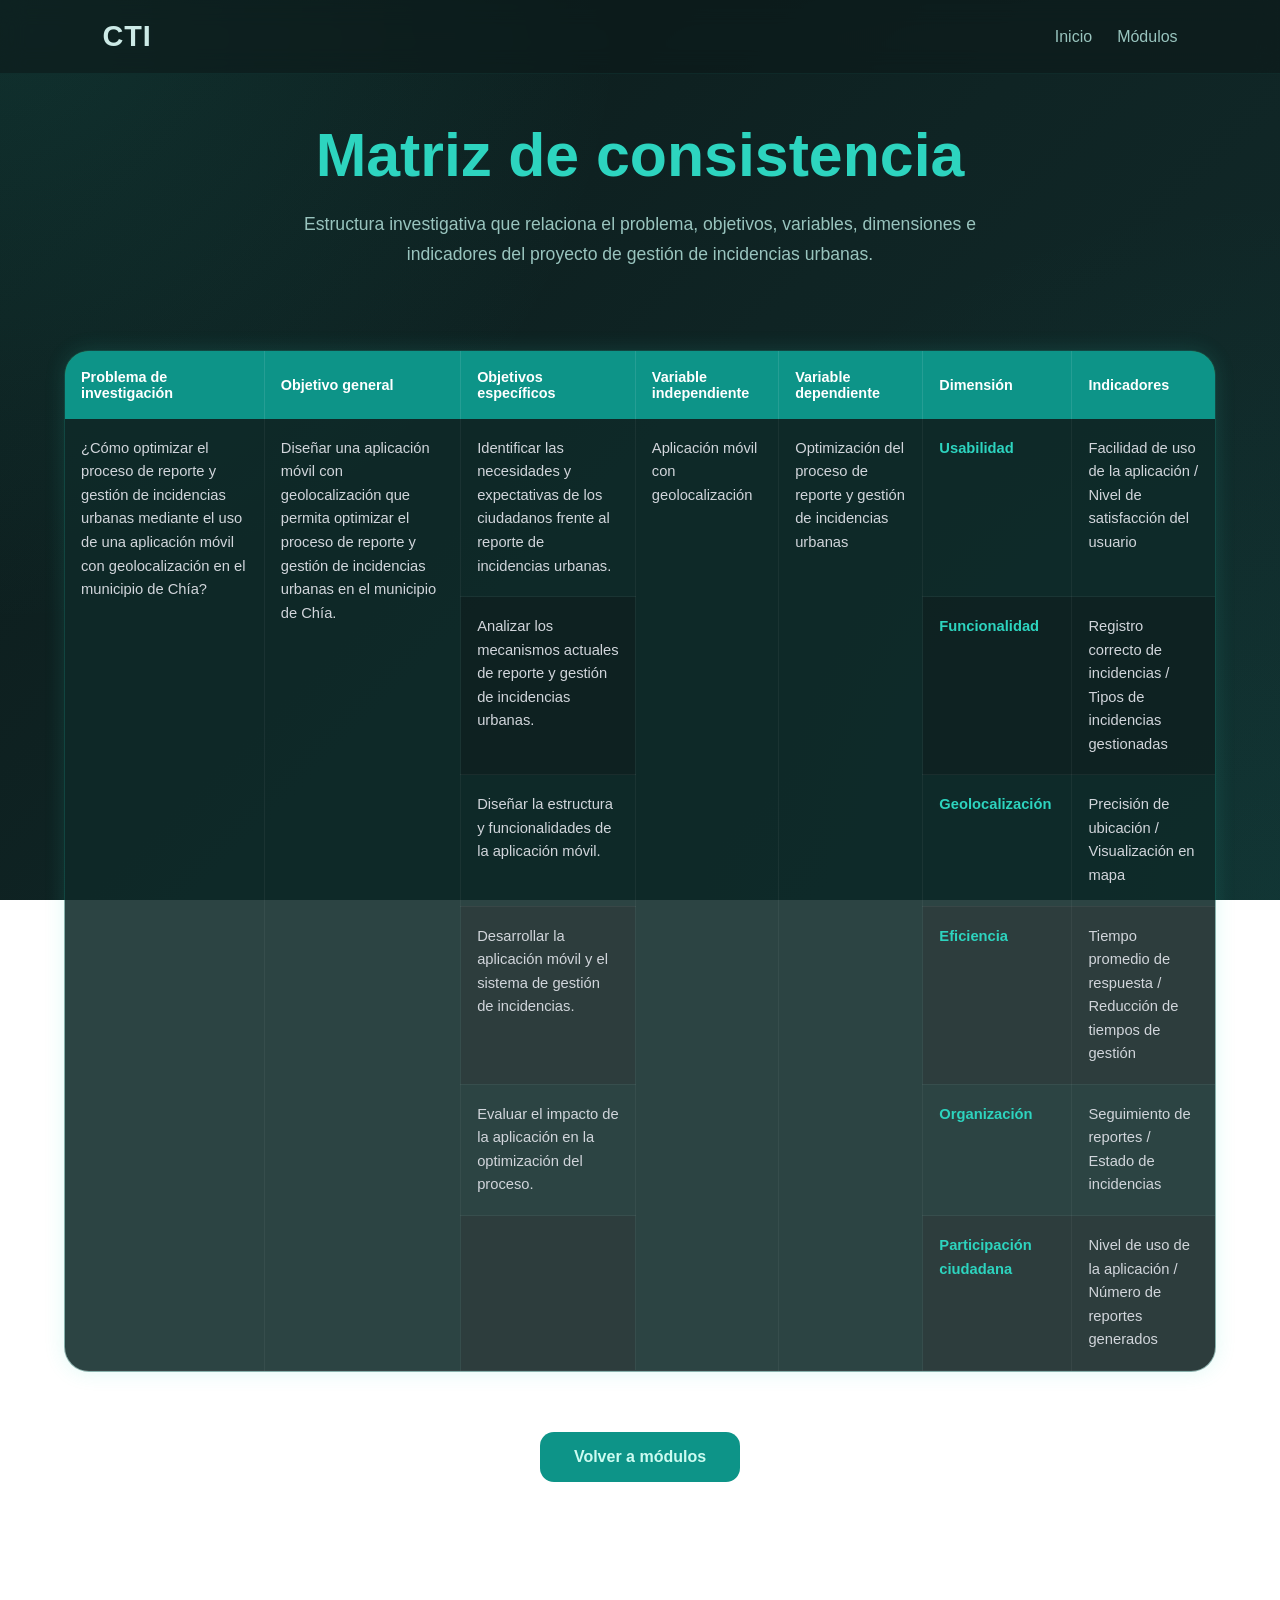
<file: matriz.html>
<!DOCTYPE html>
<html lang="es">
<head>
<meta charset="UTF-8">
<meta name="viewport" content="width=device-width, initial-scale=1.0">

<title>Matriz de consistencia | Portafolio CTI</title>

<link rel="stylesheet" href="css/styles.css">

<style>

.page{
    padding:120px 5%;
    min-height:100vh;
}

/* HEADER */

.header{
    text-align:center;
    margin-bottom:80px;
}

.header h1{
    font-size:3.8rem;
    margin-bottom:20px;
    color:#2dd4bf;
}

.header p{
    color:#99c4be;
    font-size:1.1rem;
    max-width:700px;
    margin:auto;
    line-height:1.7;
}

/* CONTENEDOR TABLA */

.tabla-container{
    width:100%;
    overflow-x:auto;
    background:rgba(0,0,0,0.35);
    border-radius:25px;
    border:1px solid rgba(45,212,191,0.25);
    box-shadow:0 0 20px rgba(45,212,191,0.15);
    margin-bottom:60px;
}

/* TABLA */

.matriz{
    width:100%;
    border-collapse:collapse;
    min-width:1000px;
}

/* HEADER TABLA */

.matriz thead tr{
    background:#4a7c3f;
}

.matriz th{
    color:white;
    padding:18px 16px;
    font-size:0.9rem;
    text-align:left;
    border-right:1px solid rgba(255,255,255,0.1);
}

.matriz th:last-child{
    border-right:none;
}

/* CELDAS */

.matriz td{
    padding:18px 16px;
    color:#d1d5db;
    font-size:0.92rem;
    line-height:1.6;
    vertical-align:top;
    border-bottom:1px solid rgba(255,255,255,0.05);
    border-right:1px solid rgba(255,255,255,0.05);
}

.matriz td:last-child{
    border-right:none;
}

/* FILAS ALTERNAS */

.matriz tbody tr:nth-child(odd){
    background:rgba(45,212,191,0.04);
}

.matriz tbody tr:hover{
    background:rgba(45,212,191,0.09);
    transition:0.3s;
}

/* CELDA DESTACADA (dimension) */

.matriz td.dimension{
    color:#2dd4bf;
    font-weight:600;
}

/* BOTON VOLVER */

.back{
    text-align:center;
    margin-top:50px;
}

.back a{
    text-decoration:none;
    background:#0d9488;
    color:#ccfbf1;
    padding:16px 34px;
    border-radius:14px;
    font-weight:bold;
    transition:0.3s;
}

.back a:hover{
    transform:translateY(-5px);
    background:#0f766e;
    box-shadow:0 0 20px rgba(45,212,191,0.18);
}

/* RESPONSIVE */

@media(max-width:768px){

    .header h1{
        font-size:2.5rem;
    }

}

</style>

</head>
<body>

<!-- NAVBAR -->

<nav class="navbar">

    <h2>CTI</h2>

    <div class="links">
        <a href="index.html">Inicio</a>
        <a href="modulos.html">Módulos</a>
    </div>

</nav>

<!-- CONTENIDO -->

<section class="page">

    <div class="header">

        <h1>Matriz de consistencia</h1>

        <p>
            Estructura investigativa que relaciona el problema,
            objetivos, variables, dimensiones e indicadores
            del proyecto de gestión de incidencias urbanas.
        </p>

    </div>

    <!-- TABLA -->

    <div class="tabla-container">

        <table class="matriz">

            <thead>
                <tr>
                    <th>Problema de investigación</th>
                    <th>Objetivo general</th>
                    <th>Objetivos específicos</th>
                    <th>Variable independiente</th>
                    <th>Variable dependiente</th>
                    <th>Dimensión</th>
                    <th>Indicadores</th>
                </tr>
            </thead>

            <tbody>

                <!-- FILA 1 -->
                <tr>
                    <td rowspan="6">
                        ¿Cómo optimizar el proceso de reporte y gestión
                        de incidencias urbanas mediante el uso de una
                        aplicación móvil con geolocalización en el
                        municipio de Chía?
                    </td>
                    <td rowspan="6">
                        Diseñar una aplicación móvil con geolocalización
                        que permita optimizar el proceso de reporte y
                        gestión de incidencias urbanas en el municipio
                        de Chía.
                    </td>
                    <td>
                        Identificar las necesidades y expectativas de
                        los ciudadanos frente al reporte de incidencias
                        urbanas.
                    </td>
                    <td rowspan="6">
                        Aplicación móvil con geolocalización
                    </td>
                    <td rowspan="6">
                        Optimización del proceso de reporte y gestión
                        de incidencias urbanas
                    </td>
                    <td class="dimension">Usabilidad</td>
                    <td>
                        Facilidad de uso de la aplicación /
                        Nivel de satisfacción del usuario
                    </td>
                </tr>

                <!-- FILA 2 -->
                <tr>
                    <td>
                        Analizar los mecanismos actuales de reporte
                        y gestión de incidencias urbanas.
                    </td>
                    <td class="dimension">Funcionalidad</td>
                    <td>
                        Registro correcto de incidencias /
                        Tipos de incidencias gestionadas
                    </td>
                </tr>

                <!-- FILA 3 -->
                <tr>
                    <td>
                        Diseñar la estructura y funcionalidades
                        de la aplicación móvil.
                    </td>
                    <td class="dimension">Geolocalización</td>
                    <td>
                        Precisión de ubicación /
                        Visualización en mapa
                    </td>
                </tr>

                <!-- FILA 4 -->
                <tr>
                    <td>
                        Desarrollar la aplicación móvil y el sistema
                        de gestión de incidencias.
                    </td>
                    <td class="dimension">Eficiencia</td>
                    <td>
                        Tiempo promedio de respuesta /
                        Reducción de tiempos de gestión
                    </td>
                </tr>

                <!-- FILA 5 -->
                <tr>
                    <td>
                        Evaluar el impacto de la aplicación en la
                        optimización del proceso.
                    </td>
                    <td class="dimension">Organización</td>
                    <td>
                        Seguimiento de reportes /
                        Estado de incidencias
                    </td>
                </tr>

                <!-- FILA 6 -->
                <tr>
                    <td></td>
                    <td class="dimension">Participación ciudadana</td>
                    <td>
                        Nivel de uso de la aplicación /
                        Número de reportes generados
                    </td>
                </tr>

            </tbody>

        </table>

    </div>

    <!-- BOTON VOLVER -->

    <div class="back">
        <a href="modulos.html">Volver a módulos</a>
    </div>

</section>

</body>
</html>
</file>
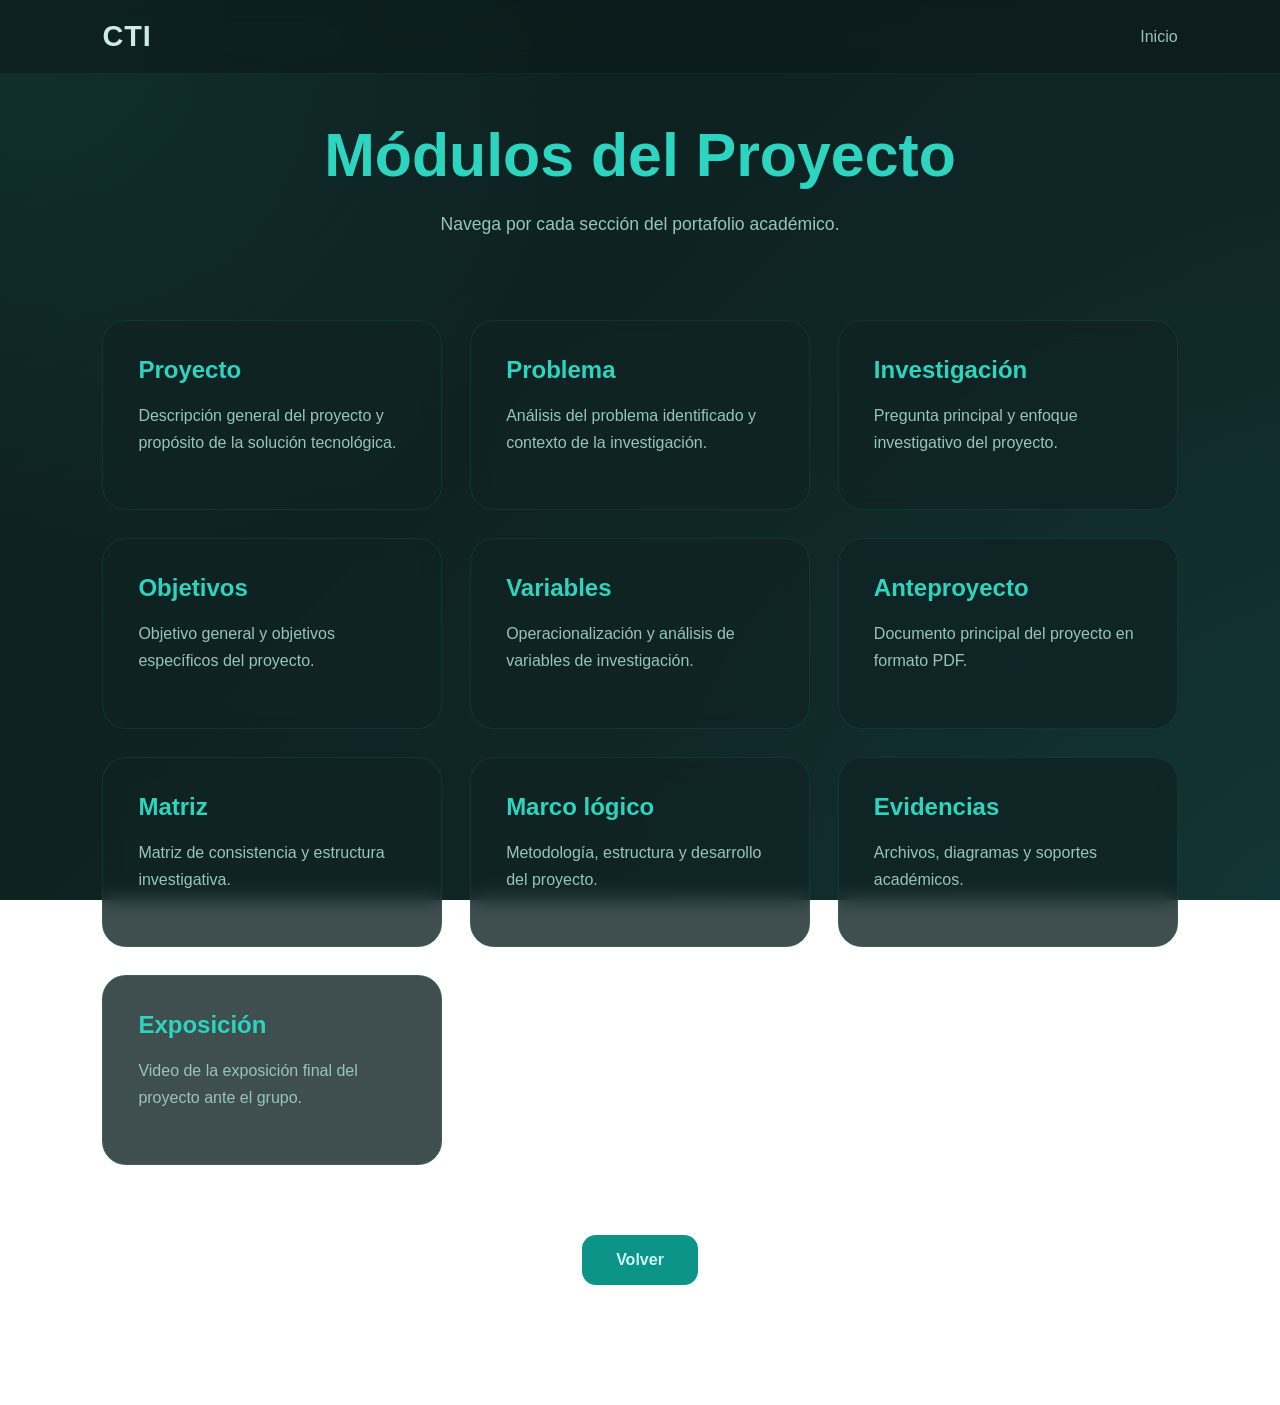
<file: modulos.html>
<!DOCTYPE html>
<html lang="es">
<head>
<meta charset="UTF-8">
<meta name="viewport" content="width=device-width, initial-scale=1.0">

<title>Módulos | Portafolio CTI</title>

<link rel="stylesheet" href="css/styles.css">

<style>

.page{
    padding:120px 8%;
    min-height:100vh;
}

.header{
    text-align:center;
    margin-bottom:80px;
}

.header h1{
    font-size:3.8rem;
    margin-bottom:20px;
    color:#2dd4bf;
}

.header p{
    color:#99c4be;
    font-size:1.1rem;
}

.cards{
    display:grid;
    grid-template-columns:repeat(auto-fit,minmax(260px,1fr));
    gap:28px;
}

.card{
    background:rgba(15,36,36,0.80);
    padding:35px;
    border-radius:24px;
    text-decoration:none;
    color:#cceae6;
    transition:0.3s;
    border:1px solid rgba(45,212,191,0.10);
}

.card:hover{
    transform:translateY(-10px);
    background:rgba(26,60,60,0.92);
    border:1px solid rgba(45,212,191,0.25);
    box-shadow:0 10px 25px rgba(0,0,0,0.20);
}

.card h2{
    margin-bottom:18px;
    color:#2dd4bf;
    font-size:1.5rem;
}

.card p{
    color:#99c4be;
    line-height:1.7;
}

.back{
    text-align:center;
    margin-top:70px;
}

.back a{
    text-decoration:none;
    background:#0d9488;
    color:#ccfbf1;
    padding:16px 34px;
    border-radius:14px;
    font-weight:bold;
    transition:0.3s;
}

.back a:hover{
    transform:translateY(-5px);
    background:#0f766e;
    box-shadow:0 0 20px rgba(45,212,191,0.18);
}

@media(max-width:768px){
    .header h1{
        font-size:2.8rem;
    }
}

</style>

</head>
<body>

<nav class="navbar">
    <h2>CTI</h2>
    <div class="links">
        <a href="index.html">Inicio</a>
    </div>
</nav>

<section class="page">

    <div class="header">
        <h1>Módulos del Proyecto</h1>
        <p>Navega por cada sección del portafolio académico.</p>
    </div>

    <div class="cards">

        <a href="proyecto.html" class="card">
            <h2>Proyecto</h2>
            <p>Descripción general del proyecto y propósito de la solución tecnológica.</p>
        </a>

        <a href="problema.html" class="card">
            <h2>Problema</h2>
            <p>Análisis del problema identificado y contexto de la investigación.</p>
        </a>

        <a href="investigacion.html" class="card">
            <h2>Investigación</h2>
            <p>Pregunta principal y enfoque investigativo del proyecto.</p>
        </a>

        <a href="objetivos.html" class="card">
            <h2>Objetivos</h2>
            <p>Objetivo general y objetivos específicos del proyecto.</p>
        </a>

        <a href="variables.html" class="card">
            <h2>Variables</h2>
            <p>Operacionalización y análisis de variables de investigación.</p>
        </a>

        <a href="anteproyecto.html" class="card">
            <h2>Anteproyecto</h2>
            <p>Documento principal del proyecto en formato PDF.</p>
        </a>

        <a href="matriz.html" class="card">
            <h2>Matriz</h2>
            <p>Matriz de consistencia y estructura investigativa.</p>
        </a>

        <a href="marco.html" class="card">
            <h2>Marco lógico</h2>
            <p>Metodología, estructura y desarrollo del proyecto.</p>
        </a>

        <a href="evidencias.html" class="card">
            <h2>Evidencias</h2>
            <p>Archivos, diagramas y soportes académicos.</p>
        </a>

        <a href="https://youtu.be/N3aVd5Sm01M?si=5M70mrF7Zn4fLpYu" target="_blank" class="card">
            <h2>Exposición</h2>
            <p>Video de la exposición final del proyecto ante el grupo.</p>
        </a>

    </div>

    <div class="back">
        <a href="index.html">Volver</a>
    </div>

</section>

</body>
</html>
</file>
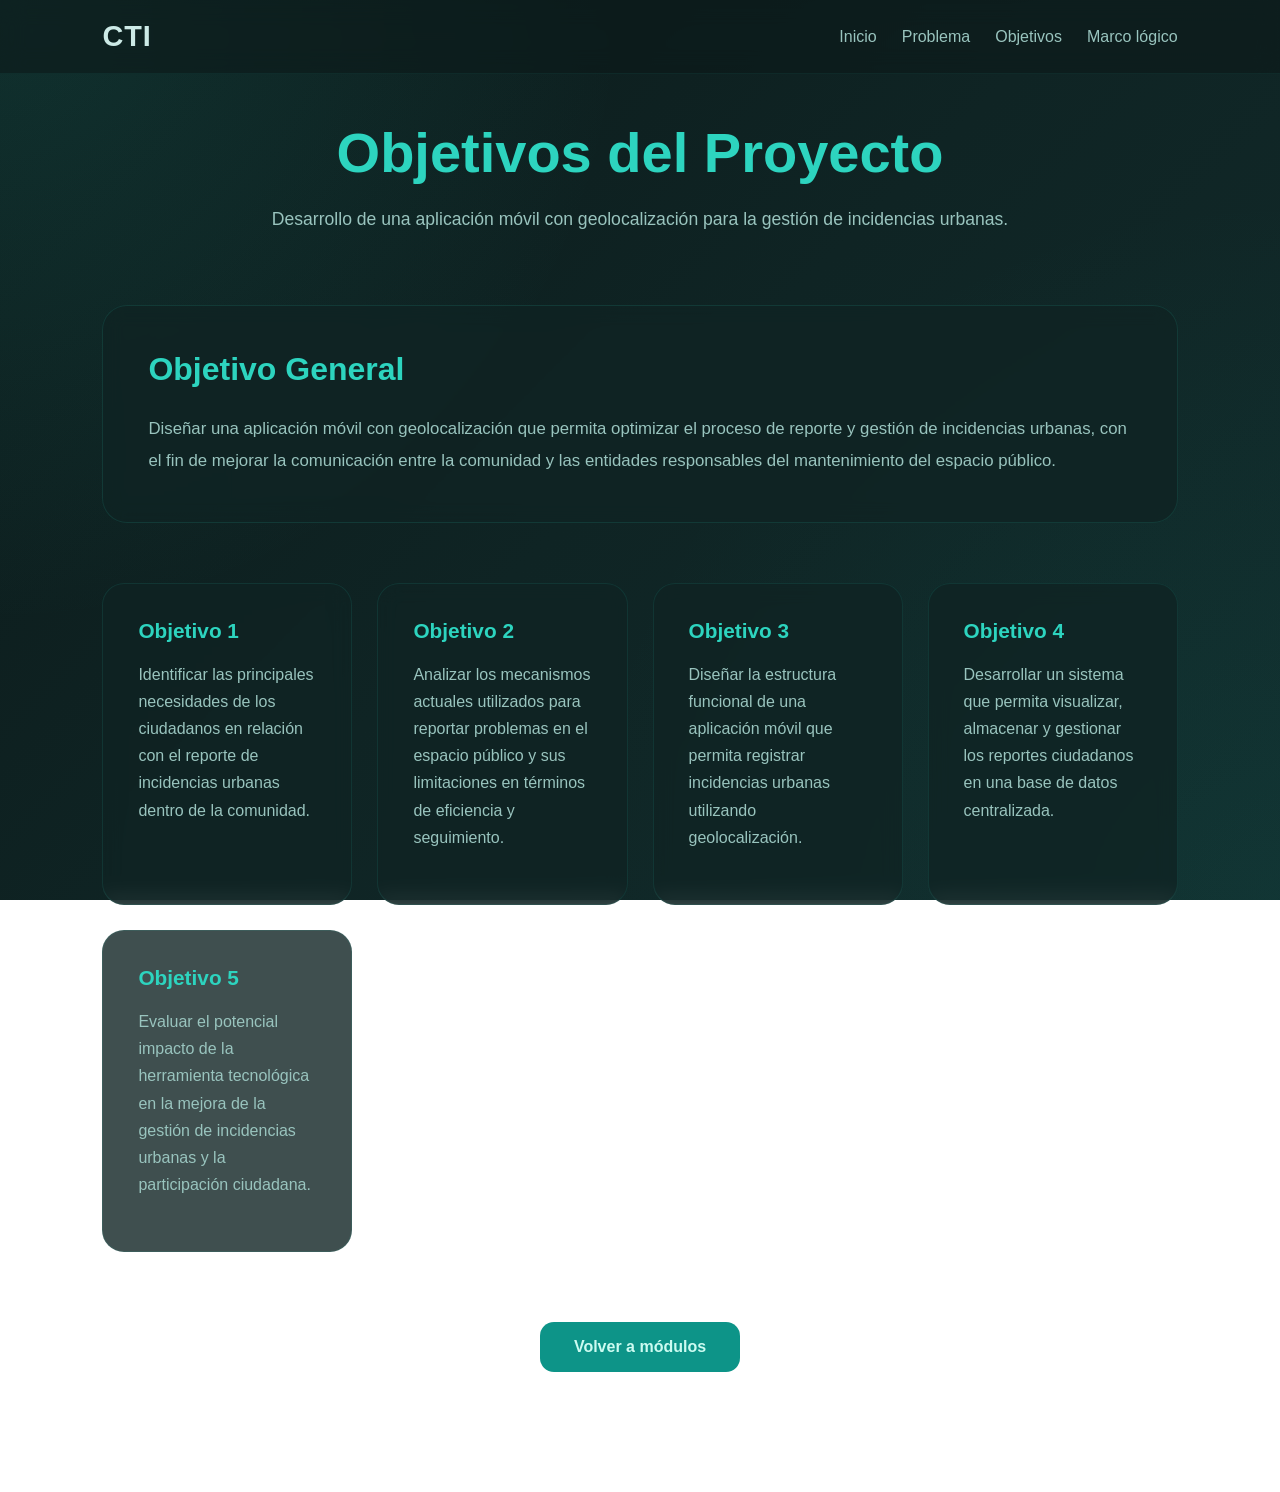
<file: objetivos.html>
<!DOCTYPE html>
<html lang="es">
<head>
<meta charset="UTF-8">
<meta name="viewport" content="width=device-width, initial-scale=1.0">

<title>Objetivos | Portafolio CTI</title>

<link rel="stylesheet" href="css/styles.css">

<style>

.page{
    padding:120px 8%;
    min-height:100vh;
}

/* HEADER */

.title{
    text-align:center;
    margin-bottom:70px;
}

.title h1{

    font-size:3.5rem;

    margin-bottom:20px;

    color:#2dd4bf;
}

.title p{

    color:#99c4be;

    font-size:1.1rem;

    line-height:1.7;
}

/* OBJETIVO GENERAL */

.objetivo-general{

    background:rgba(15,36,36,0.80);

    padding:45px;

    border-radius:25px;

    margin-bottom:60px;

    border-left:6px solid #0d9488;

    border:1px solid rgba(45,212,191,0.12);

    transition:0.3s;
}

.objetivo-general:hover{

    transform:translateY(-8px);

    box-shadow:0 10px 25px rgba(0,0,0,0.20);
}

.objetivo-general h2{

    margin-bottom:25px;

    color:#2dd4bf;

    font-size:2rem;
}

.objetivo-general p{

    line-height:1.9;

    color:#99c4be;

    font-size:1.05rem;
}

/* GRID */

.grid{

    display:grid;

    grid-template-columns:
    repeat(auto-fit,minmax(250px,1fr));

    gap:25px;
}

/* CARDS */

.card{

    background:rgba(15,36,36,0.80);

    padding:35px;

    border-radius:22px;

    border:1px solid rgba(45,212,191,0.10);

    transition:0.3s;
}

.card:hover{

    transform:translateY(-10px);

    background:rgba(26,60,60,0.92);

    border:1px solid rgba(45,212,191,0.25);

    box-shadow:0 10px 25px rgba(0,0,0,0.20);
}

/* TITULOS */

.card h3{

    margin-bottom:18px;

    color:#2dd4bf;

    font-size:1.3rem;
}

/* TEXTO */

.card p{

    color:#99c4be;

    line-height:1.7;
}

/* BOTON */

.back{

    margin-top:70px;

    text-align:center;
}

.back a{

    text-decoration:none;

    background:#0d9488;

    color:#ccfbf1;

    padding:16px 34px;

    border-radius:14px;

    font-weight:bold;

    transition:0.3s;
}

.back a:hover{

    transform:translateY(-5px);

    background:#0f766e;

    box-shadow:0 0 20px rgba(45,212,191,0.18);
}

/* RESPONSIVE */

@media(max-width:768px){

    .title h1{
        font-size:2.8rem;
    }

    .objetivo-general{
        padding:30px;
    }

}

</style>

</head>
<body>

<!-- NAVBAR -->

<nav class="navbar">

    <h2>CTI</h2>

    <div class="links">

        <a href="index.html">
            Inicio
        </a>

        <a href="problema.html">
            Problema
        </a>

        <a href="objetivos.html">
            Objetivos
        </a>

        <a href="marco.html">
            Marco lógico
        </a>

    </div>

</nav>

<!-- CONTENIDO -->

<section class="page">

    <div class="title">

        <h1>
            Objetivos del Proyecto
        </h1>

        <p>
            Desarrollo de una aplicación móvil con geolocalización
            para la gestión de incidencias urbanas.
        </p>

    </div>

    <!-- OBJETIVO GENERAL -->

    <div class="objetivo-general">

        <h2>
            Objetivo General
        </h2>

        <p>
            Diseñar una aplicación móvil con geolocalización que permita optimizar
            el proceso de reporte y gestión de incidencias urbanas,
            con el fin de mejorar la comunicación entre la comunidad
            y las entidades responsables del mantenimiento del espacio público.
        </p>

    </div>

    <!-- OBJETIVOS ESPECIFICOS -->

    <div class="grid">

        <div class="card">

            <h3>
                Objetivo 1
            </h3>

            <p>
                Identificar las principales necesidades de los ciudadanos
                en relación con el reporte de incidencias urbanas
                dentro de la comunidad.
            </p>

        </div>

        <div class="card">

            <h3>
                Objetivo 2
            </h3>

            <p>
                Analizar los mecanismos actuales utilizados para reportar
                problemas en el espacio público y sus limitaciones
                en términos de eficiencia y seguimiento.
            </p>

        </div>

        <div class="card">

            <h3>
                Objetivo 3
            </h3>

            <p>
                Diseñar la estructura funcional de una aplicación móvil
                que permita registrar incidencias urbanas
                utilizando geolocalización.
            </p>

        </div>

        <div class="card">

            <h3>
                Objetivo 4
            </h3>

            <p>
                Desarrollar un sistema que permita visualizar,
                almacenar y gestionar los reportes ciudadanos
                en una base de datos centralizada.
            </p>

        </div>

        <div class="card">

            <h3>
                Objetivo 5
            </h3>

            <p>
                Evaluar el potencial impacto de la herramienta tecnológica
                en la mejora de la gestión de incidencias urbanas
                y la participación ciudadana.
            </p>

        </div>

    </div>

    <!-- BOTON -->

    <div class="back">

        <a href="modulos.html">

            Volver a módulos

        </a>

    </div>

</section>

</body>
</html>
</file>
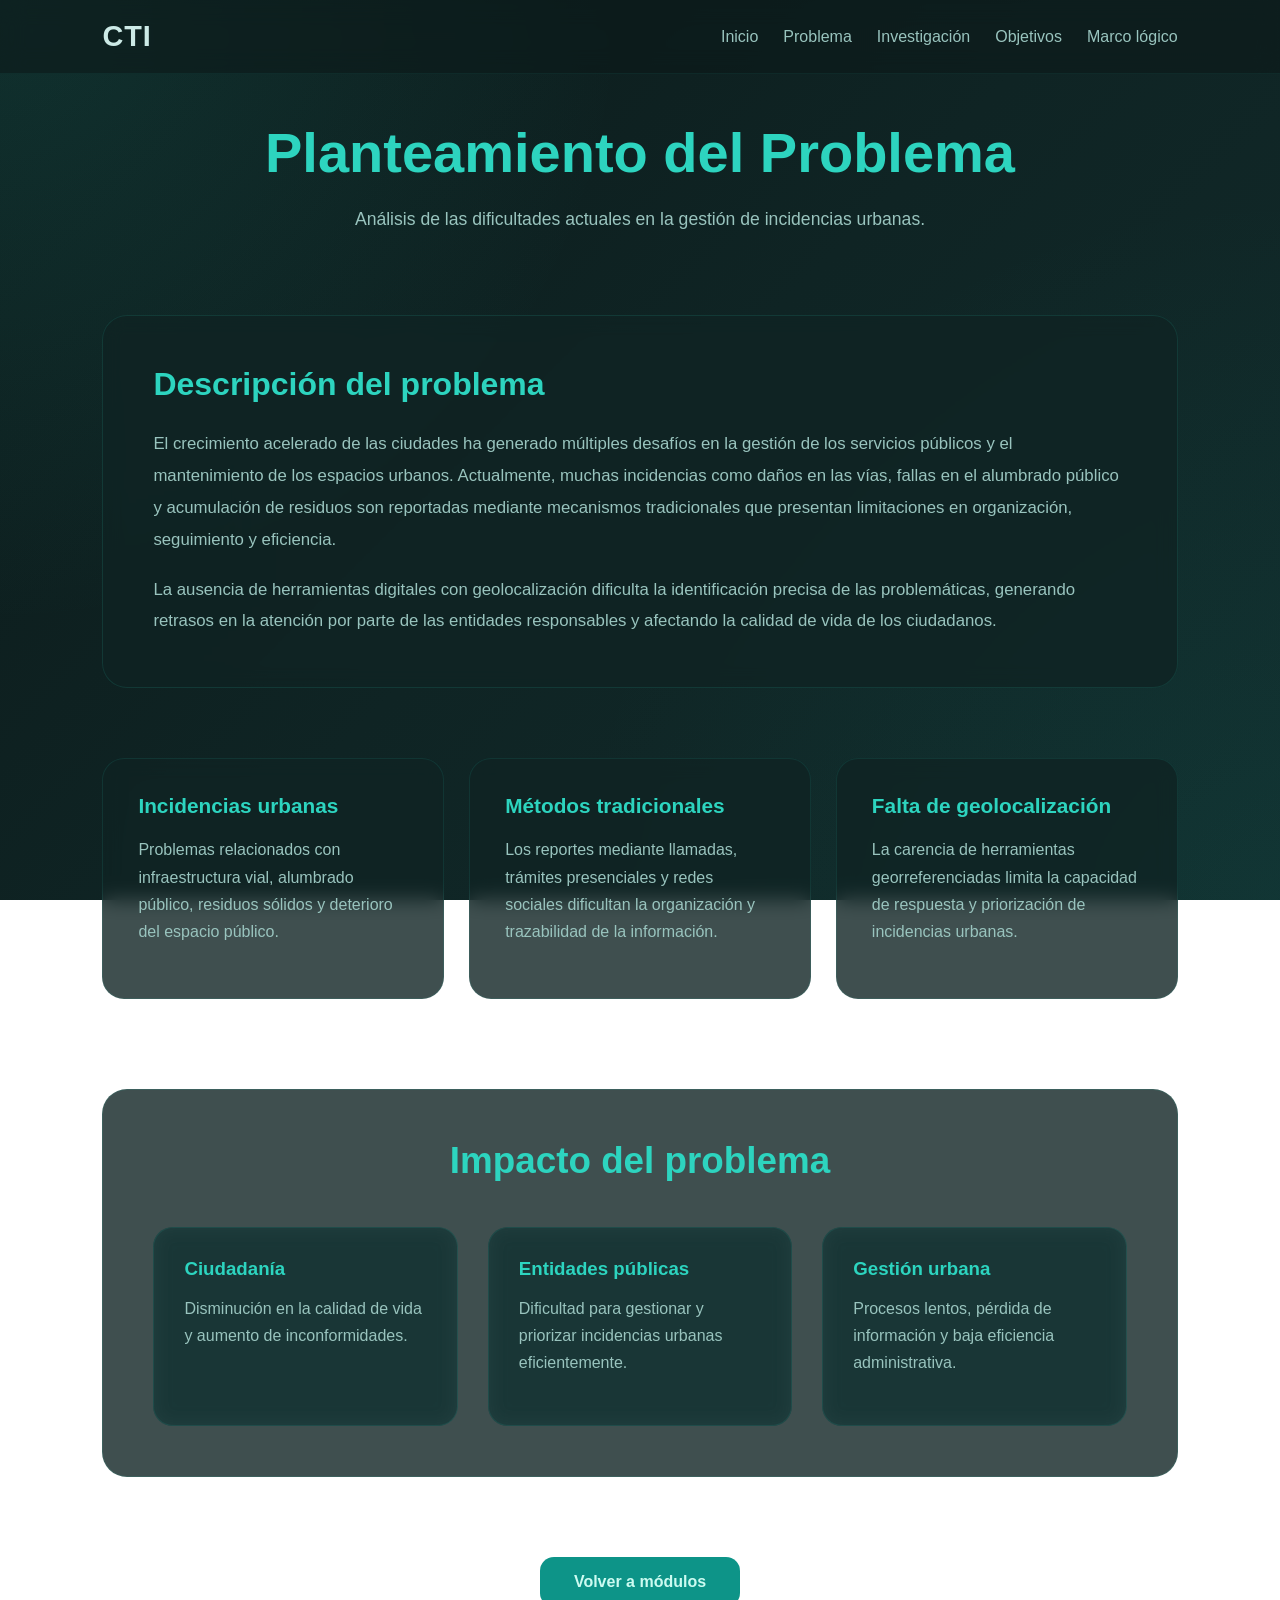
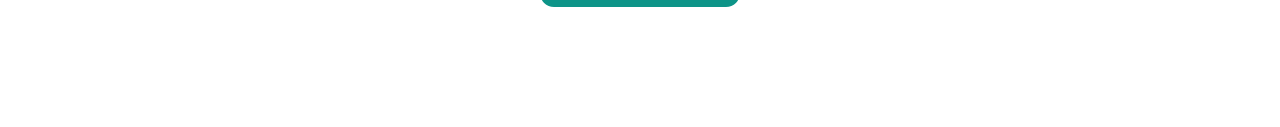
<file: problema.html>
<!DOCTYPE html>
<html lang="es">
<head>
<meta charset="UTF-8">
<meta name="viewport" content="width=device-width, initial-scale=1.0">

<title>Problema | Portafolio CTI</title>

<link rel="stylesheet" href="css/styles.css">

<style>

.page{
    min-height:100vh;
    padding:120px 8%;
}

/* HEADER */

.header{
    text-align:center;
    margin-bottom:80px;
}

.header h1{

    font-size:3.5rem;

    margin-bottom:20px;

    color:#2dd4bf;
}

.header p{

    color:#99c4be;

    font-size:1.1rem;
}

/* PROBLEMA */

.problem-box{

    background:rgba(15,36,36,0.80);

    padding:50px;

    border-radius:25px;

    border-left:6px solid #0d9488;

    border:1px solid rgba(45,212,191,0.12);

    margin-bottom:70px;

    transition:0.3s;
}

.problem-box:hover{

    transform:translateY(-8px);

    box-shadow:0 10px 25px rgba(0,0,0,0.20);
}

.problem-box h2{

    color:#2dd4bf;

    margin-bottom:25px;

    font-size:2rem;
}

.problem-box p{

    color:#99c4be;

    line-height:1.9;

    font-size:1.05rem;
}

/* GRID */

.grid{

    display:grid;

    grid-template-columns:
    repeat(auto-fit,minmax(250px,1fr));

    gap:25px;

    margin-top:40px;
}

/* CARDS */

.card{

    background:rgba(15,36,36,0.80);

    padding:35px;

    border-radius:22px;

    border:1px solid rgba(45,212,191,0.10);

    transition:0.3s;
}

.card:hover{

    transform:translateY(-10px);

    background:rgba(26,60,60,0.92);

    border:1px solid rgba(45,212,191,0.25);

    box-shadow:0 10px 25px rgba(0,0,0,0.20);
}

.card h3{

    margin-bottom:18px;

    color:#2dd4bf;

    font-size:1.3rem;
}

.card p{

    color:#99c4be;

    line-height:1.7;
}

/* IMPACTO */

.impact{

    margin-top:90px;

    background:rgba(15,36,36,0.80);

    border:1px solid rgba(45,212,191,0.12);

    border-radius:25px;

    padding:50px;
}

.impact h2{

    text-align:center;

    margin-bottom:45px;

    color:#2dd4bf;

    font-size:2.3rem;
}

.impact-content{

    display:grid;

    grid-template-columns:
    repeat(auto-fit,minmax(250px,1fr));

    gap:30px;
}

/* ITEMS */

.impact-item{

    background:rgba(26,60,60,0.70);

    padding:30px;

    border-radius:20px;

    border:1px solid rgba(45,212,191,0.10);

    transition:0.3s;
}

.impact-item:hover{

    transform:translateY(-8px);

    border:1px solid rgba(45,212,191,0.25);

    box-shadow:0 10px 25px rgba(0,0,0,0.20);
}

.impact-item h3{

    margin-bottom:15px;

    color:#2dd4bf;
}

.impact-item p{

    color:#99c4be;

    line-height:1.7;
}

/* BOTON */

.back{

    text-align:center;

    margin-top:80px;
}

.back a{

    text-decoration:none;

    background:#0d9488;

    color:#ccfbf1;

    padding:16px 34px;

    border-radius:14px;

    font-weight:bold;

    transition:0.3s;
}

.back a:hover{

    transform:translateY(-5px);

    background:#0f766e;

    box-shadow:0 0 20px rgba(45,212,191,0.18);
}

/* RESPONSIVE */

@media(max-width:768px){

    .header h1{
        font-size:2.8rem;
    }

    .problem-box,
    .impact{
        padding:35px;
    }

}

</style>

</head>
<body>

<!-- NAVBAR -->

<nav class="navbar">

    <h2>CTI</h2>

    <div class="links">

        <a href="index.html">
            Inicio
        </a>

        <a href="problema.html">
            Problema
        </a>

        <a href="investigacion.html">
            Investigación
        </a>

        <a href="objetivos.html">
            Objetivos
        </a>

        <a href="marco.html">
            Marco lógico
        </a>

    </div>

</nav>

<!-- CONTENIDO -->

<section class="page">

    <!-- TITULO -->

    <div class="header">

        <h1>
            Planteamiento del Problema
        </h1>

        <p>
            Análisis de las dificultades actuales
            en la gestión de incidencias urbanas.
        </p>

    </div>

    <!-- PROBLEMA -->

    <div class="problem-box">

        <h2>
            Descripción del problema
        </h2>

        <p>
            El crecimiento acelerado de las ciudades ha generado
            múltiples desafíos en la gestión de los servicios públicos
            y el mantenimiento de los espacios urbanos.
            Actualmente, muchas incidencias como daños en las vías,
            fallas en el alumbrado público y acumulación de residuos
            son reportadas mediante mecanismos tradicionales que
            presentan limitaciones en organización, seguimiento
            y eficiencia.
        </p>

        <br>

        <p>
            La ausencia de herramientas digitales con geolocalización
            dificulta la identificación precisa de las problemáticas,
            generando retrasos en la atención por parte de las entidades
            responsables y afectando la calidad de vida de los ciudadanos.
        </p>

    </div>

    <!-- TARJETAS -->

    <div class="grid">

        <div class="card">

            <h3>
                Incidencias urbanas
            </h3>

            <p>
                Problemas relacionados con infraestructura vial,
                alumbrado público, residuos sólidos y deterioro
                del espacio público.
            </p>

        </div>

        <div class="card">

            <h3>
                Métodos tradicionales
            </h3>

            <p>
                Los reportes mediante llamadas, trámites presenciales
                y redes sociales dificultan la organización
                y trazabilidad de la información.
            </p>

        </div>

        <div class="card">

            <h3>
                Falta de geolocalización
            </h3>

            <p>
                La carencia de herramientas georreferenciadas
                limita la capacidad de respuesta y priorización
                de incidencias urbanas.
            </p>

        </div>

    </div>

    <!-- IMPACTO -->

    <div class="impact">

        <h2>
            Impacto del problema
        </h2>

        <div class="impact-content">

            <div class="impact-item">

                <h3>
                    Ciudadanía
                </h3>

                <p>
                    Disminución en la calidad de vida
                    y aumento de inconformidades.
                </p>

            </div>

            <div class="impact-item">

                <h3>
                    Entidades públicas
                </h3>

                <p>
                    Dificultad para gestionar y priorizar
                    incidencias urbanas eficientemente.
                </p>

            </div>

            <div class="impact-item">

                <h3>
                    Gestión urbana
                </h3>

                <p>
                    Procesos lentos, pérdida de información
                    y baja eficiencia administrativa.
                </p>

            </div>

        </div>

    </div>

    <!-- BOTON -->

    <div class="back">

        <a href="modulos.html">

            Volver a módulos

        </a>

    </div>

</section>

</body>
</html>
</file>
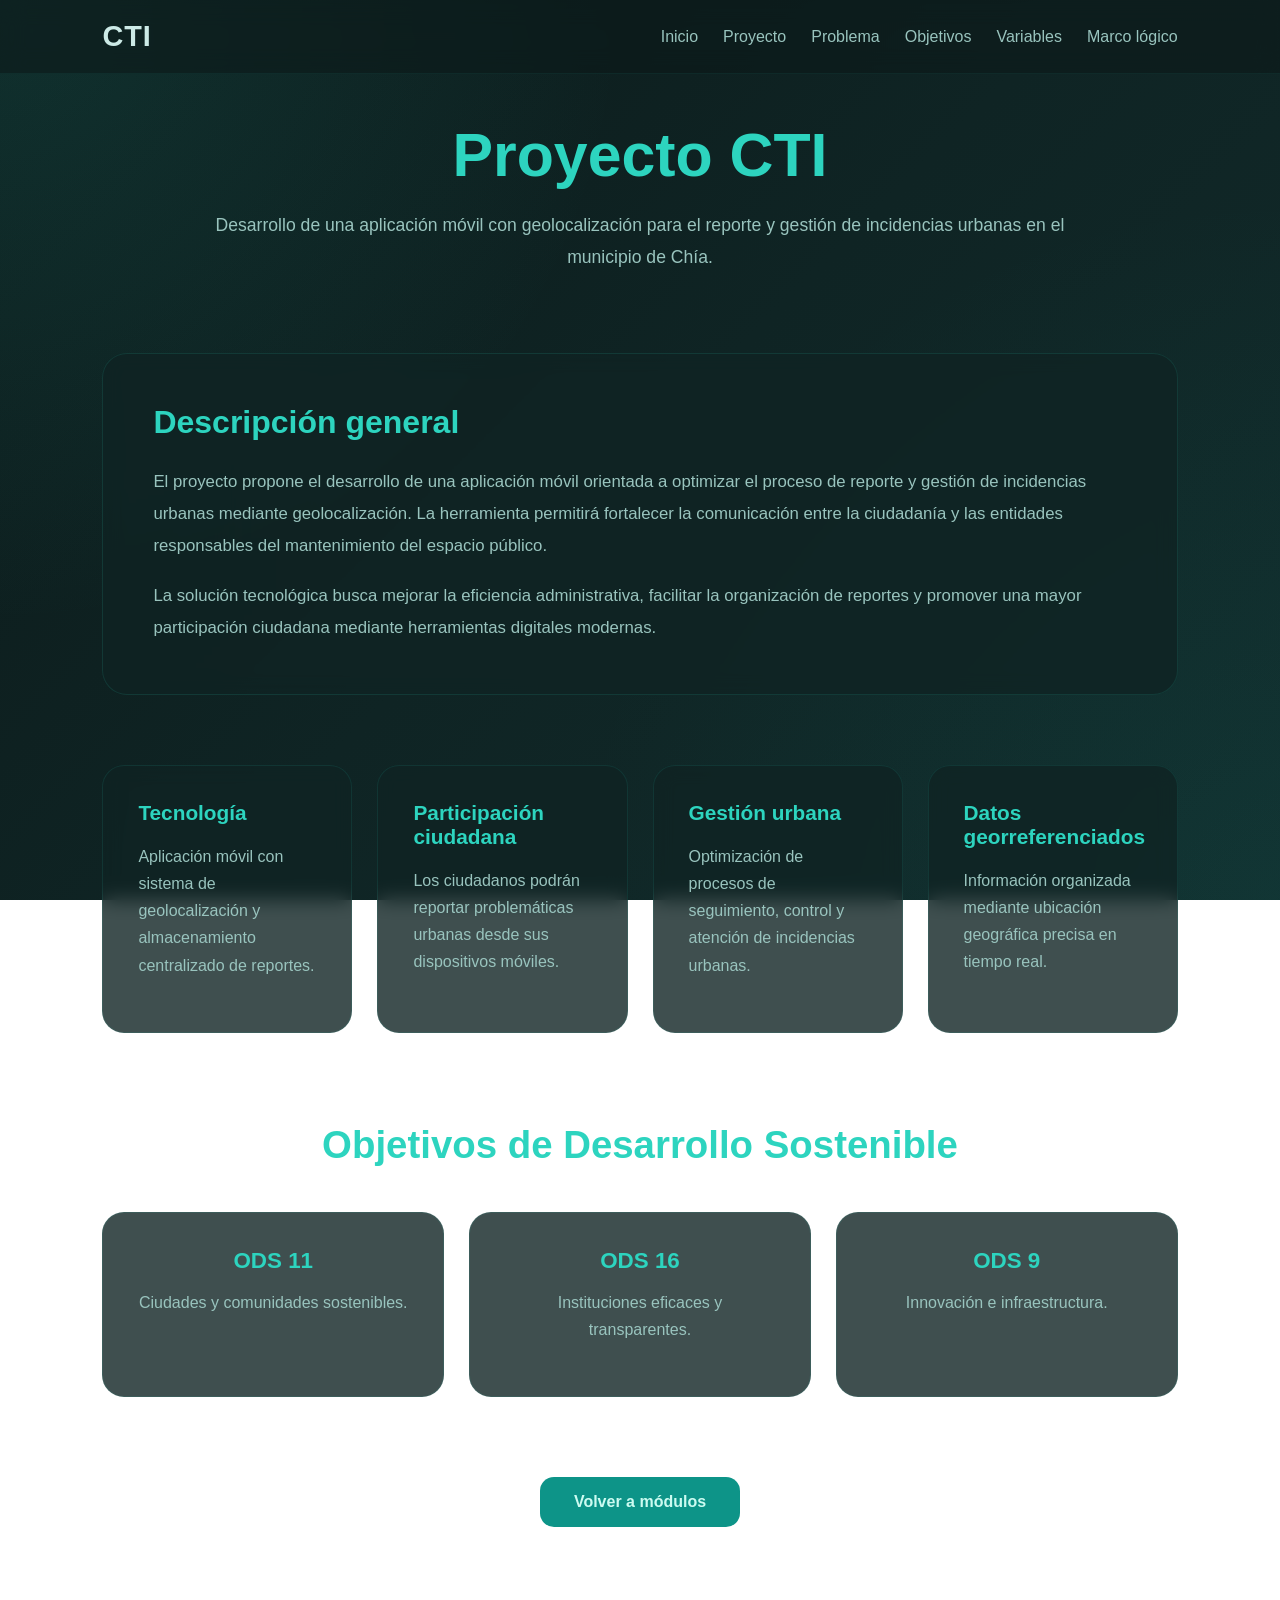
<file: proyecto.html>
<!DOCTYPE html>
<html lang="es">
<head>
<meta charset="UTF-8">
<meta name="viewport" content="width=device-width, initial-scale=1.0">

<title>Proyecto | Portafolio CTI</title>

<link rel="stylesheet" href="css/styles.css">

<style>

.page{
    min-height:100vh;
    padding:120px 8%;
}

/* HEADER */

.header{
    text-align:center;
    margin-bottom:80px;
}

.header h1{

    font-size:3.8rem;

    margin-bottom:20px;

    color:#2dd4bf;
}

.header p{

    color:#99c4be;

    font-size:1.1rem;

    line-height:1.8;

    max-width:850px;

    margin:auto;
}

/* RESUMEN */

.resume{

    background:rgba(15,36,36,0.80);

    padding:50px;

    border-radius:25px;

    border-left:6px solid #0d9488;

    border:1px solid rgba(45,212,191,0.12);

    margin-bottom:70px;

    transition:0.3s;
}

.resume:hover{

    transform:translateY(-8px);

    box-shadow:0 10px 25px rgba(0,0,0,0.20);
}

.resume h2{

    color:#2dd4bf;

    margin-bottom:25px;

    font-size:2rem;
}

.resume p{

    color:#99c4be;

    line-height:1.9;

    font-size:1.05rem;
}

/* GRID */

.grid{

    display:grid;

    grid-template-columns:
    repeat(auto-fit,minmax(250px,1fr));

    gap:25px;

    margin-top:50px;
}

/* CARDS */

.card{

    background:rgba(15,36,36,0.80);

    padding:35px;

    border-radius:22px;

    border:1px solid rgba(45,212,191,0.10);

    transition:0.3s;
}

.card:hover{

    transform:translateY(-10px);

    background:rgba(26,60,60,0.92);

    border:1px solid rgba(45,212,191,0.25);

    box-shadow:0 10px 25px rgba(0,0,0,0.20);
}

.card h3{

    margin-bottom:18px;

    color:#2dd4bf;

    font-size:1.3rem;
}

.card p{

    color:#99c4be;

    line-height:1.7;
}

/* ODS */

.ods{

    margin-top:90px;
}

.ods h2{

    text-align:center;

    margin-bottom:45px;

    color:#2dd4bf;

    font-size:2.4rem;
}

/* ODS GRID */

.ods-grid{

    display:grid;

    grid-template-columns:
    repeat(auto-fit,minmax(220px,1fr));

    gap:25px;
}

/* ODS CARD */

.ods-card{

    background:rgba(15,36,36,0.80);

    padding:35px;

    border-radius:22px;

    text-align:center;

    border:1px solid rgba(45,212,191,0.10);

    transition:0.3s;
}

.ods-card:hover{

    transform:translateY(-10px);

    border:1px solid rgba(45,212,191,0.25);

    background:rgba(26,60,60,0.92);

    box-shadow:0 10px 25px rgba(0,0,0,0.20);
}

.ods-card h3{

    color:#2dd4bf;

    margin-bottom:15px;

    font-size:1.4rem;
}

.ods-card p{

    color:#99c4be;

    line-height:1.7;
}

/* BOTON */

.back{

    text-align:center;

    margin-top:80px;
}

.back a{

    text-decoration:none;

    background:#0d9488;

    color:#ccfbf1;

    padding:16px 34px;

    border-radius:14px;

    font-weight:bold;

    transition:0.3s;
}

.back a:hover{

    transform:translateY(-5px);

    background:#0f766e;

    box-shadow:0 0 20px rgba(45,212,191,0.18);
}

/* RESPONSIVE */

@media(max-width:768px){

    .header h1{
        font-size:2.8rem;
    }

    .resume{
        padding:35px;
    }

}

</style>

</head>
<body>

<!-- NAVBAR -->

<nav class="navbar">

    <h2>CTI</h2>

    <div class="links">

        <a href="index.html">
            Inicio
        </a>

        <a href="proyecto.html">
            Proyecto
        </a>

        <a href="problema.html">
            Problema
        </a>

        <a href="objetivos.html">
            Objetivos
        </a>

        <a href="variables.html">
            Variables
        </a>

        <a href="marco.html">
            Marco lógico
        </a>

    </div>

</nav>

<!-- CONTENIDO -->

<section class="page">

    <!-- HEADER -->

    <div class="header">

        <h1>
            Proyecto CTI
        </h1>

        <p>
            Desarrollo de una aplicación móvil con geolocalización
            para el reporte y gestión de incidencias urbanas
            en el municipio de Chía.
        </p>

    </div>

    <!-- RESUMEN -->

    <div class="resume">

        <h2>
            Descripción general
        </h2>

        <p>
            El proyecto propone el desarrollo de una aplicación móvil
            orientada a optimizar el proceso de reporte y gestión
            de incidencias urbanas mediante geolocalización.
            La herramienta permitirá fortalecer la comunicación
            entre la ciudadanía y las entidades responsables
            del mantenimiento del espacio público.
        </p>

        <br>

        <p>
            La solución tecnológica busca mejorar la eficiencia
            administrativa, facilitar la organización de reportes
            y promover una mayor participación ciudadana
            mediante herramientas digitales modernas.
        </p>

    </div>

    <!-- TARJETAS -->

    <div class="grid">

        <div class="card">

            <h3>
                Tecnología
            </h3>

            <p>
                Aplicación móvil con sistema de geolocalización
                y almacenamiento centralizado de reportes.
            </p>

        </div>

        <div class="card">

            <h3>
                Participación ciudadana
            </h3>

            <p>
                Los ciudadanos podrán reportar problemáticas
                urbanas desde sus dispositivos móviles.
            </p>

        </div>

        <div class="card">

            <h3>
                Gestión urbana
            </h3>

            <p>
                Optimización de procesos de seguimiento,
                control y atención de incidencias urbanas.
            </p>

        </div>

        <div class="card">

            <h3>
                Datos georreferenciados
            </h3>

            <p>
                Información organizada mediante ubicación
                geográfica precisa en tiempo real.
            </p>

        </div>

    </div>

    <!-- ODS -->

    <div class="ods">

        <h2>
            Objetivos de Desarrollo Sostenible
        </h2>

        <div class="ods-grid">

            <div class="ods-card">

                <h3>
                    ODS 11
                </h3>

                <p>
                    Ciudades y comunidades sostenibles.
                </p>

            </div>

            <div class="ods-card">

                <h3>
                    ODS 16
                </h3>

                <p>
                    Instituciones eficaces y transparentes.
                </p>

            </div>

            <div class="ods-card">

                <h3>
                    ODS 9
                </h3>

                <p>
                    Innovación e infraestructura.
                </p>

            </div>

        </div>

    </div>

    <!-- BOTON -->

    <div class="back">

        <a href="modulos.html">

            Volver a módulos

        </a>

    </div>

</section>

</body>
</html>
</file>
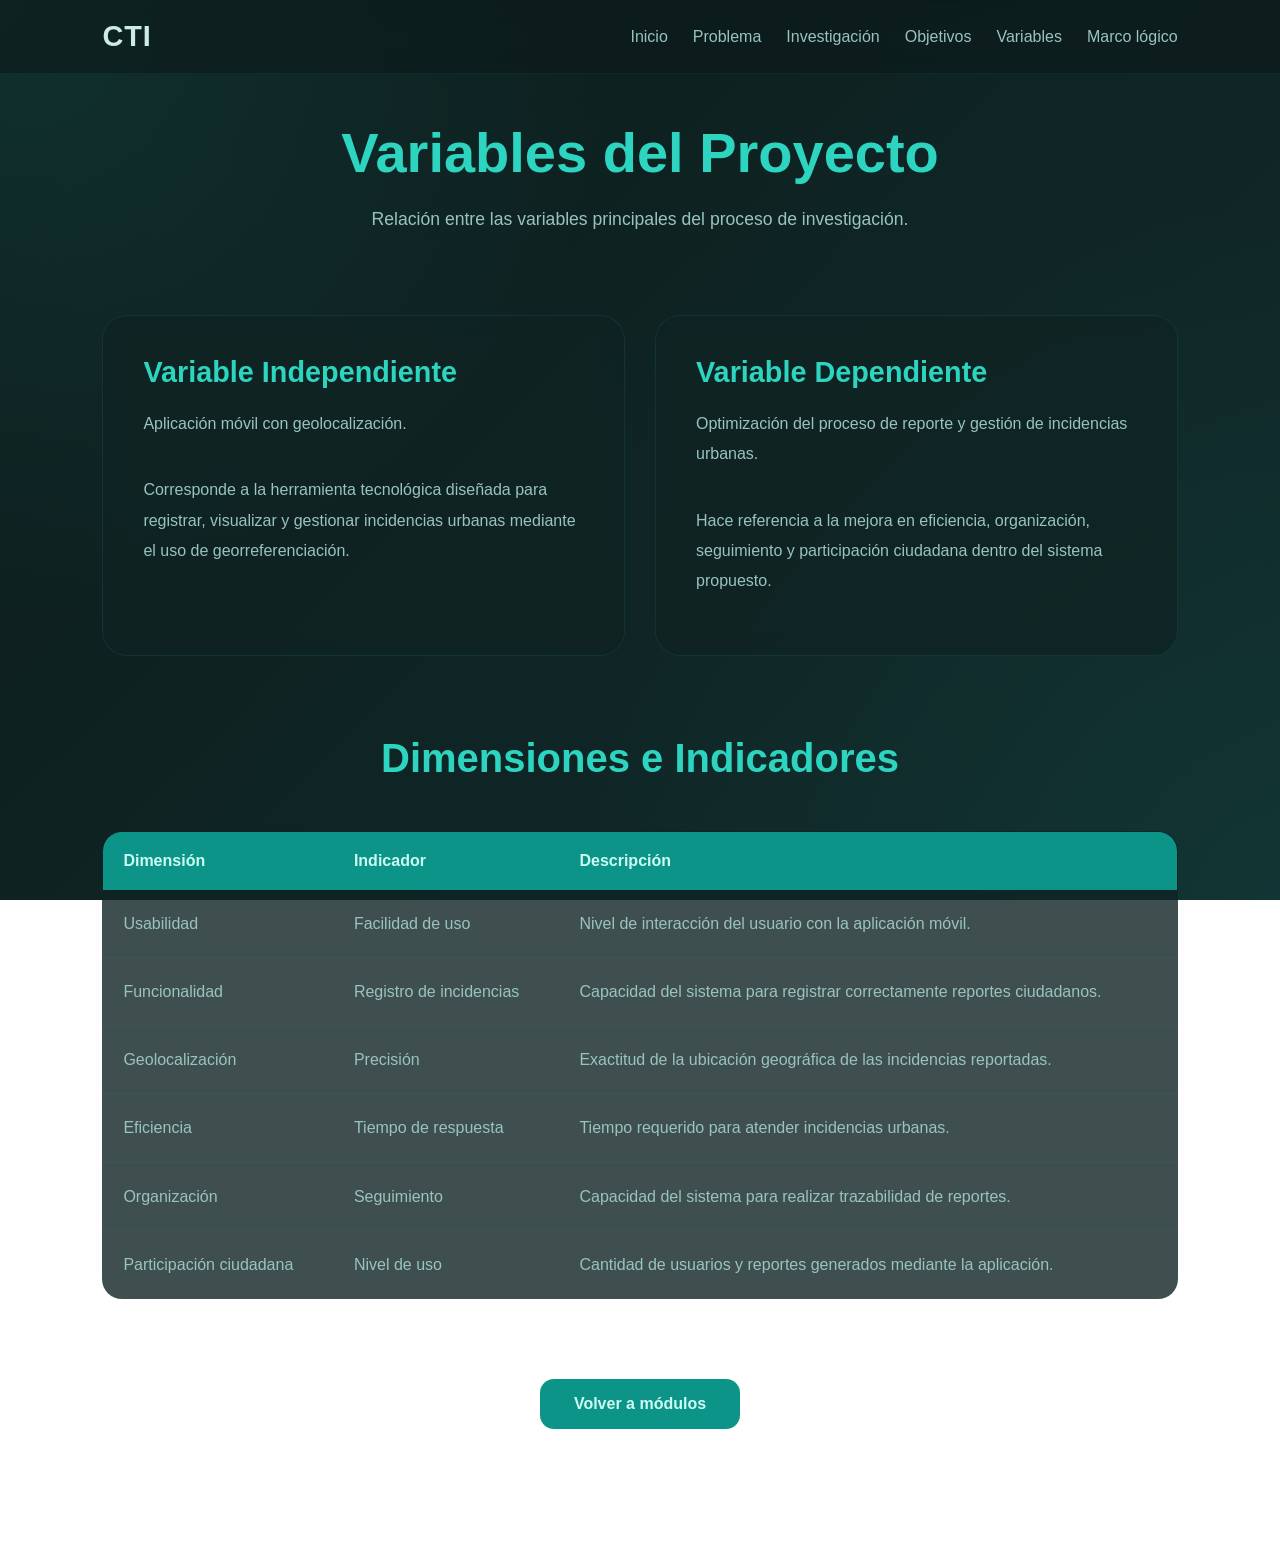
<file: variables.html>
<!DOCTYPE html>
<html lang="es">
<head>
<meta charset="UTF-8">
<meta name="viewport" content="width=device-width, initial-scale=1.0">

<title>Variables | Portafolio CTI</title>

<link rel="stylesheet" href="css/styles.css">

<style>

.page{
    min-height:100vh;
    padding:120px 8%;
}

/* HEADER */

.header{
    text-align:center;
    margin-bottom:80px;
}

.header h1{

    font-size:3.5rem;

    margin-bottom:20px;

    color:#2dd4bf;
}

.header p{

    color:#99c4be;

    font-size:1.1rem;
}

/* VARIABLES GRID */

.variables-grid{

    display:grid;

    grid-template-columns:
    repeat(auto-fit,minmax(350px,1fr));

    gap:30px;

    margin-bottom:80px;
}

/* CARDS */

.variable-card{

    background:rgba(15,36,36,0.80);

    padding:40px;

    border-radius:25px;

    border-top:5px solid #0d9488;

    border:1px solid rgba(45,212,191,0.10);

    transition:0.3s;
}

.variable-card:hover{

    transform:translateY(-10px);

    background:rgba(26,60,60,0.92);

    border:1px solid rgba(45,212,191,0.25);

    box-shadow:0 10px 25px rgba(0,0,0,0.20);
}

.variable-card h2{

    margin-bottom:20px;

    color:#2dd4bf;

    font-size:1.8rem;
}

.variable-card p{

    line-height:1.9;

    color:#99c4be;
}

/* TITULO TABLA */

.section-title{

    text-align:center;

    margin-bottom:50px;
}

.section-title h2{

    font-size:2.5rem;

    color:#2dd4bf;
}

/* TABLA */

.table-container{

    overflow-x:auto;
}

table{

    width:100%;

    border-collapse:collapse;

    background:rgba(15,36,36,0.80);

    border-radius:20px;

    overflow:hidden;

    border:1px solid rgba(45,212,191,0.10);
}

/* HEADERS TABLA */

th{

    background:#0d9488;

    color:#ccfbf1;

    padding:20px;

    text-align:left;

    font-size:1rem;
}

/* CELDAS */

td{

    padding:20px;

    border-bottom:1px solid rgba(45,212,191,0.06);

    color:#99c4be;

    line-height:1.7;
}

/* HOVER FILAS */

tr:hover{

    background:rgba(26,60,60,0.60);
}

/* BOTON */

.back{

    text-align:center;

    margin-top:80px;
}

.back a{

    text-decoration:none;

    background:#0d9488;

    color:#ccfbf1;

    padding:16px 34px;

    border-radius:14px;

    font-weight:bold;

    transition:0.3s;
}

.back a:hover{

    transform:translateY(-5px);

    background:#0f766e;

    box-shadow:0 0 20px rgba(45,212,191,0.18);
}

/* RESPONSIVE */

@media(max-width:768px){

    .header h1{
        font-size:2.8rem;
    }

    .variable-card{
        padding:30px;
    }

    th,
    td{
        padding:15px;
    }

}

</style>

</head>
<body>

<!-- NAVBAR -->

<nav class="navbar">

    <h2>CTI</h2>

    <div class="links">

        <a href="index.html">
            Inicio
        </a>

        <a href="problema.html">
            Problema
        </a>

        <a href="investigacion.html">
            Investigación
        </a>

        <a href="objetivos.html">
            Objetivos
        </a>

        <a href="variables.html">
            Variables
        </a>

        <a href="marco.html">
            Marco lógico
        </a>

    </div>

</nav>

<!-- CONTENIDO -->

<section class="page">

    <!-- HEADER -->

    <div class="header">

        <h1>
            Variables del Proyecto
        </h1>

        <p>
            Relación entre las variables principales
            del proceso de investigación.
        </p>

    </div>

    <!-- VARIABLES -->

    <div class="variables-grid">

        <div class="variable-card">

            <h2>
                Variable Independiente
            </h2>

            <p>
                Aplicación móvil con geolocalización.
            </p>

            <br>

            <p>
                Corresponde a la herramienta tecnológica
                diseñada para registrar, visualizar
                y gestionar incidencias urbanas
                mediante el uso de georreferenciación.
            </p>

        </div>

        <div class="variable-card">

            <h2>
                Variable Dependiente
            </h2>

            <p>
                Optimización del proceso de reporte
                y gestión de incidencias urbanas.
            </p>

            <br>

            <p>
                Hace referencia a la mejora en eficiencia,
                organización, seguimiento y participación
                ciudadana dentro del sistema propuesto.
            </p>

        </div>

    </div>

    <!-- TABLA -->

    <div class="section-title">

        <h2>
            Dimensiones e Indicadores
        </h2>

    </div>

    <div class="table-container">

        <table>

            <tr>
                <th>Dimensión</th>
                <th>Indicador</th>
                <th>Descripción</th>
            </tr>

            <tr>
                <td>Usabilidad</td>
                <td>Facilidad de uso</td>
                <td>
                    Nivel de interacción del usuario
                    con la aplicación móvil.
                </td>
            </tr>

            <tr>
                <td>Funcionalidad</td>
                <td>Registro de incidencias</td>
                <td>
                    Capacidad del sistema para registrar
                    correctamente reportes ciudadanos.
                </td>
            </tr>

            <tr>
                <td>Geolocalización</td>
                <td>Precisión</td>
                <td>
                    Exactitud de la ubicación geográfica
                    de las incidencias reportadas.
                </td>
            </tr>

            <tr>
                <td>Eficiencia</td>
                <td>Tiempo de respuesta</td>
                <td>
                    Tiempo requerido para atender
                    incidencias urbanas.
                </td>
            </tr>

            <tr>
                <td>Organización</td>
                <td>Seguimiento</td>
                <td>
                    Capacidad del sistema para realizar
                    trazabilidad de reportes.
                </td>
            </tr>

            <tr>
                <td>Participación ciudadana</td>
                <td>Nivel de uso</td>
                <td>
                    Cantidad de usuarios y reportes
                    generados mediante la aplicación.
                </td>
            </tr>

        </table>

    </div>

    <!-- BOTON -->

    <div class="back">

        <a href="modulos.html">

            Volver a módulos

        </a>

    </div>

</section>

</body>
</html>
</file>
<file: css/styles.css>
/* ================================================= */
/* RESET */
/* ================================================= */

*{
    margin:0;
    padding:0;
    box-sizing:border-box;
}

html{
    scroll-behavior:smooth;
}

/* ================================================= */
/* BODY */
/* ================================================= */

body{

    font-family:'Segoe UI',sans-serif;

    background:

    radial-gradient(
        circle at top left,
        rgba(45,212,191,0.12),
        transparent 40%
    ),

    radial-gradient(
        circle at bottom right,
        rgba(13,148,136,0.10),
        transparent 45%
    ),

    linear-gradient(
        135deg,
        #0c1a1a,
        #0f2424,
        #122b2b
    );

    color:#99c4be;

    min-height:100vh;

    background-attachment:fixed;
}

/* ================================================= */
/* NAVBAR */
/* ================================================= */

.navbar{

    width:100%;

    padding:20px 8%;

    display:flex;
    justify-content:space-between;
    align-items:center;

    position:fixed;

    top:0;

    background:rgba(12,26,26,0.60);

    backdrop-filter:blur(12px);

    z-index:1000;

    border-bottom:1px solid rgba(45,212,191,0.07);
}

/* LOGO */

.navbar h2{

    color:#cceae6;

    font-size:1.8rem;

    letter-spacing:1px;
}

/* LINKS */

.links{

    display:flex;

    align-items:center;

    gap:25px;
}

.links a{

    color:#99c4be;

    text-decoration:none;

    transition:0.3s;

    font-size:1rem;

    font-weight:500;
}

.links a:hover{

    color:#2dd4bf;
}

/* ================================================= */
/* HERO */
/* ================================================= */

.hero{

    min-height:100vh;

    display:flex;
    justify-content:center;
    align-items:center;

    text-align:center;

    padding:40px;
}

.hero-content{
    max-width:950px;
}

/* TITULO */

.hero h1{

    font-size:5rem;

    margin-bottom:25px;

    line-height:1.2;

    color:#2dd4bf;

    font-weight:700;
}

/* TEXTO */

.hero p{

    font-size:1.3rem;

    line-height:1.8;

    color:#99c4be;

    max-width:850px;

    margin:auto;
}

/* ================================================= */
/* AUTORES */
/* ================================================= */

.autores{

    margin-top:40px;

    display:flex;
    justify-content:center;

    gap:20px;

    flex-wrap:wrap;
}

.autores span{

    background:rgba(26,68,68,0.70);

    padding:15px 25px;

    border-radius:15px;

    border:1px solid rgba(45,212,191,0.15);

    color:#cceae6;

    transition:0.3s;
}

.autores span:hover{

    background:rgba(35,85,85,0.90);

    transform:translateY(-5px);

    border:1px solid rgba(45,212,191,0.30);
}

/* ================================================= */
/* BOTONES */
/* ================================================= */

.btn{

    margin-top:50px;

    display:inline-block;

    padding:18px 40px;

    border-radius:15px;

    text-decoration:none;

    background:#0d9488;

    color:#ccfbf1;

    font-weight:bold;

    transition:0.3s;
}

.btn:hover{

    transform:translateY(-8px);

    background:#0f766e;

    box-shadow:0 0 20px rgba(45,212,191,0.20);
}

/* ================================================= */
/* PAGINAS */
/* ================================================= */

.page{

    min-height:100vh;

    padding:120px 8%;
}

/* ================================================= */
/* HEADERS */
/* ================================================= */

.header{

    text-align:center;

    margin-bottom:70px;
}

.header h1{

    font-size:3.5rem;

    margin-bottom:20px;

    color:#2dd4bf;
}

.header p{

    color:#99c4be;

    font-size:1.1rem;

    line-height:1.7;
}

/* ================================================= */
/* GRIDS */
/* ================================================= */

.cards,
.grid,
.variables-grid,
.ods-grid,
.impact-content,
.info{

    display:grid;

    grid-template-columns:
    repeat(auto-fit,minmax(380px,420px));

    justify-content:center;

    gap:30px;
}

/* ================================================= */
/* TARJETAS */
/* ================================================= */

.card,
.variable-card,
.ods-card,
.impact-item{

    background:rgba(15,36,36,0.80);

    border:1px solid rgba(45,212,191,0.10);

    border-radius:22px;

    padding:25px;

    transition:0.3s;

    backdrop-filter:blur(10px);

    overflow:hidden;

    width:100%;
}

/* HOVER */

.card:hover,
.variable-card:hover,
.ods-card:hover,
.impact-item:hover{

    transform:translateY(-8px);

    background:rgba(26,60,60,0.92);

    border:1px solid rgba(45,212,191,0.22);

    box-shadow:0 10px 25px rgba(0,0,0,0.20);
}

/* ================================================= */
/* IMAGENES */
/* ================================================= */

.card img{

    width:100%;

    height:220px;

    object-fit:cover;

    border-radius:15px;

    margin-bottom:20px;

    display:block;
}

/* ================================================= */
/* CONTENIDO */
/* ================================================= */

.card-content{

    display:flex;

    flex-direction:column;

    align-items:center;

    text-align:center;
}

/* ================================================= */
/* TITULOS */
/* ================================================= */

.card h2,
.card h3,
.variable-card h2,
.ods h2,
.section-title h2,
.problem-box h2,
.resume h2,
.question-box h2{

    color:#cceae6;

    margin-bottom:15px;
}

/* ================================================= */
/* TEXTOS */
/* ================================================= */

.card p,
.variable-card p,
.ods-card p,
.impact-item p{

    color:#99c4be;

    line-height:1.7;

    margin-bottom:18px;
}

/* ================================================= */
/* BOTONES TARJETAS */
/* ================================================= */

.card .buttons{

    margin-top:15px;

    display:flex;

    justify-content:center;

    gap:12px;

    flex-wrap:wrap;
}

.card .buttons a{

    text-decoration:none;

    padding:12px 18px;

    border-radius:12px;

    font-weight:bold;

    transition:0.3s;

    background:#0d9488;

    color:#ccfbf1;

    font-size:0.92rem;
}

.card .buttons a:hover{

    transform:translateY(-4px);

    background:#0f766e;

    box-shadow:0 0 15px rgba(45,212,191,0.25);
}

/* ================================================= */
/* CAJAS GRANDES */
/* ================================================= */

.problem-box,
.resume,
.question-box,
.objetivo-general,
.impact{

    background:rgba(15,36,36,0.80);

    padding:50px;

    border-radius:25px;

    border-left:5px solid #0d9488;

    border:1px solid rgba(45,212,191,0.10);

    backdrop-filter:blur(10px);
}

/* ================================================= */
/* TABLAS */
/* ================================================= */

.table-container{
    overflow-x:auto;
}

table{

    width:100%;

    border-collapse:collapse;

    background:rgba(15,36,36,0.80);

    border-radius:20px;

    overflow:hidden;
}

/* HEADER TABLA */

th{

    background:#0d9488;

    color:#ccfbf1;

    padding:18px;

    text-align:left;
}

/* CELDAS */

td{

    padding:18px;

    border-bottom:1px solid rgba(45,212,191,0.06);

    color:#99c4be;

    line-height:1.6;
}

/* ================================================= */
/* PDF */
/* ================================================= */

.pdf-container{

    width:100%;

    height:800px;

    border-radius:20px;

    overflow:hidden;

    border:1px solid rgba(45,212,191,0.10);

    box-shadow:0 10px 25px rgba(0,0,0,0.20);
}

iframe{

    width:100%;

    height:100%;

    border:none;
}

/* ================================================= */
/* BOTONES PAGINAS */
/* ================================================= */

.buttons,
.back{

    margin-top:60px;

    display:flex;
    justify-content:center;

    gap:20px;

    flex-wrap:wrap;
}

.buttons a,
.back a{

    text-decoration:none;

    padding:15px 30px;

    border-radius:12px;

    font-weight:bold;

    transition:0.3s;

    background:#0d9488;

    color:#ccfbf1;
}

.buttons a:hover,
.back a:hover{

    transform:translateY(-5px);

    background:#0f766e;

    box-shadow:0 0 20px rgba(45,212,191,0.20);
}

/* ================================================= */
/* FOOTER */
/* ================================================= */

footer{

    text-align:center;

    padding:30px;

    color:#4d8c85;
}

/* ================================================= */
/* RESPONSIVE */
/* ================================================= */

@media(max-width:768px){

    .navbar{

        flex-direction:column;

        gap:15px;
    }

    .links{

        flex-wrap:wrap;

        justify-content:center;
    }

    .hero h1{
        font-size:3rem;
    }

    .header h1{
        font-size:2.5rem;
    }

    .hero p{
        font-size:1.1rem;
    }

    .problem-box,
    .resume,
    .question-box,
    .objetivo-general,
    .impact{

        padding:30px;
    }

    .pdf-container{
        height:600px;
    }

    .cards,
    .grid,
    .variables-grid,
    .ods-grid,
    .impact-content,
    .info{

        grid-template-columns:1fr;
    }

    .card img{

        height:200px;
    }
}
</file>
